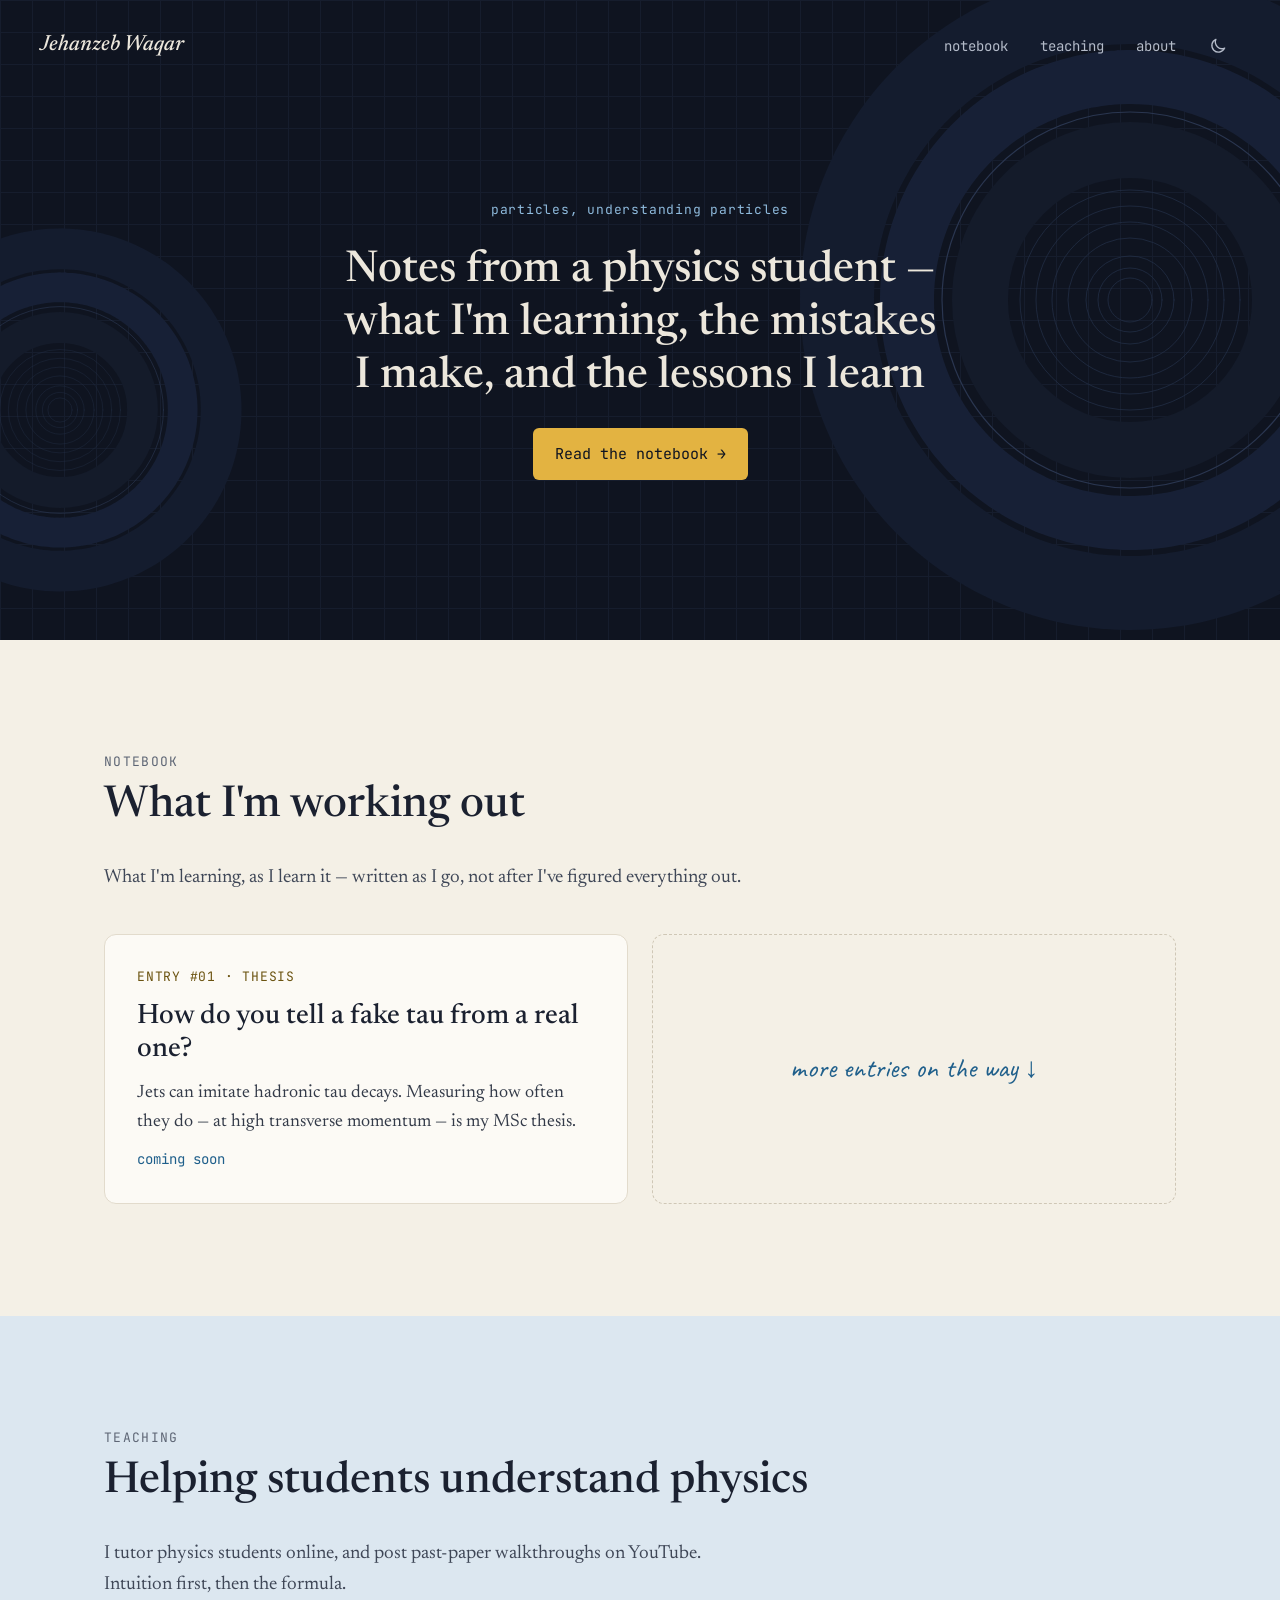
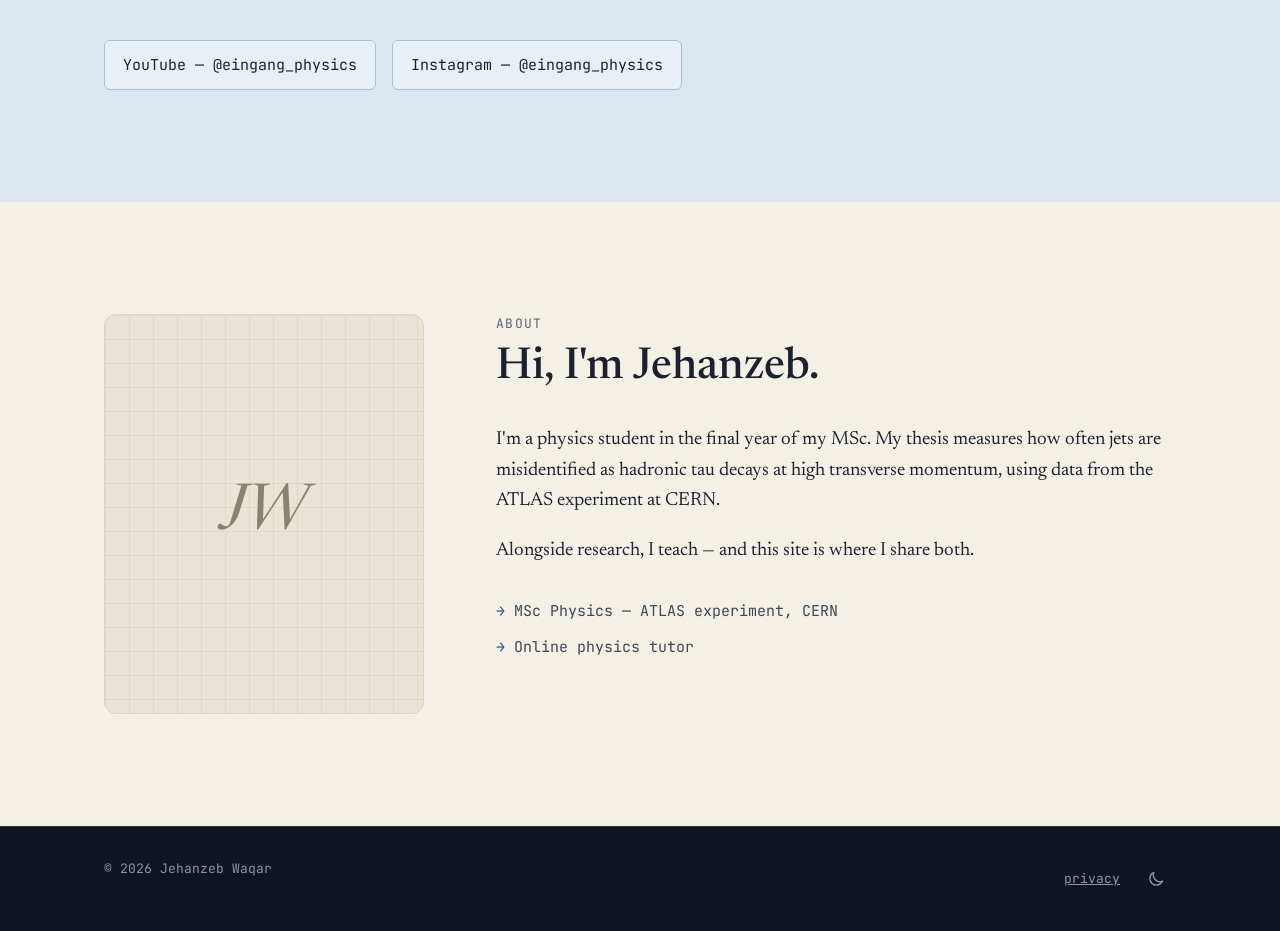
<file: index.html>
<!doctype html>
<html lang="en">
<head>
<meta charset="utf-8">
<meta name="viewport" content="width=device-width, initial-scale=1">
<title>Jehanzeb Waqar — notes from a physics student</title>
<meta name="description" content="Jehanzeb Waqar — particle physics with the ATLAS experiment. A public notebook of the physics I'm learning, and how I teach it to students.">
<meta property="og:title" content="Jehanzeb Waqar">
<meta property="og:description" content="Notes from a physics student — what I'm learning, the mistakes I make, and the lessons I learn">
<meta property="og:url" content="https://jehanzebwaqar.com/">
<meta name="theme-color" content="#0F1420">
<link rel="preconnect" href="https://fonts.googleapis.com">
<link rel="preconnect" href="https://fonts.gstatic.com" crossorigin>
<link href="https://fonts.googleapis.com/css2?family=Newsreader:ital,opsz,wght@0,6..72,400;0,6..72,500;1,6..72,400;1,6..72,500&family=JetBrains+Mono:wght@400;500&family=Caveat:wght@500&display=swap" rel="stylesheet">
<link rel="stylesheet" href="/assets/style.css?v=8665bb02">
<script>
  (function () {
    var t = 'light';
    try { t = localStorage.getItem('theme') || 'light'; } catch (e) {}
    document.documentElement.setAttribute('data-theme', t);
  })();
</script>
</head>
<body>

<header class="site-header">
  <a class="wordmark" href="/">Jehanzeb Waqar</a>
  <div class="header-right">
    <nav class="site-nav" aria-label="Main">
      <a href="#notebook">notebook</a>
      <a href="#teaching">teaching</a>
      <a href="#about">about</a>
    </nav>
    <button class="theme-toggle" type="button" aria-label="Switch to dark mode" data-theme-toggle>
      <svg class="icon-moon" viewBox="0 0 24 24" fill="none" stroke="currentColor" stroke-width="1.6" stroke-linecap="round" stroke-linejoin="round" aria-hidden="true"><path d="M20 14.5A8 8 0 0 1 9.5 4a8 8 0 1 0 10.5 10.5z"></path></svg>
      <svg class="icon-sun" viewBox="0 0 24 24" fill="none" stroke="currentColor" stroke-width="1.6" stroke-linecap="round" aria-hidden="true"><circle cx="12" cy="12" r="4"></circle><path d="M12 2v2M12 20v2M2 12h2M20 12h2M4.9 4.9l1.4 1.4M17.7 17.7l1.4 1.4M4.9 19.1l1.4-1.4M17.7 6.3l1.4-1.4"></path></svg>
    </button>
  </div>
</header>

<main>
<section class="hero" aria-labelledby="hero-title" style="border-top: 0; padding: 0">
  <svg class="hero-edge left" viewBox="0 0 400 640" aria-hidden="true" fill="none" stroke-linecap="round" stroke-linejoin="round"><defs><filter id="neonL" x="-50%" y="-50%" width="200%" height="200%"><feGaussianBlur stdDeviation="2.6" result="b"></feGaussianBlur><feMerge><feMergeNode in="b"></feMergeNode><feMergeNode in="b"></feMergeNode><feMergeNode in="SourceGraphic"></feMergeNode></feMerge></filter></defs><g transform="translate(60 410) scale(0.55)"><circle cx="0" cy="0" r="22" stroke="#25324A" stroke-width="0.7"></circle><circle cx="0" cy="0" r="32" stroke="#25324A" stroke-width="0.7"></circle><circle cx="0" cy="0" r="44" stroke="#25324A" stroke-width="0.7"></circle><circle cx="0" cy="0" r="62" stroke="#25324A" stroke-width="0.7"></circle><circle cx="0" cy="0" r="78" stroke="#25324A" stroke-width="0.7"></circle><circle cx="0" cy="0" r="94" stroke="#25324A" stroke-width="0.7"></circle><circle cx="0" cy="0" r="110" stroke="#25324A" stroke-width="0.7"></circle><circle cx="0" cy="0" r="150" stroke="#141B2A" stroke-width="56"></circle><circle cx="0" cy="0" r="188" stroke="#2A3650" stroke-width="1.2"></circle><circle cx="0" cy="0" r="223" stroke="#172036" stroke-width="54" stroke-dasharray="9 1.5"></circle><circle cx="0" cy="0" r="293" stroke="#141C2E" stroke-width="74" stroke-dasharray="20 2"></circle></g><g class="ev" filter="url(#neonL)" transform="translate(60 410) scale(0.55)" style="animation-delay: -8s">
<path pathLength="1" d="M0 0 L4 7 L9 14 L13 21 L18 28 L22 35 L26 42 L31 49 L35 56 L39 63 L44 70 L48 77 L52 84 L56 91 L61 98 L65 105 L69 113 L73 120 L77 127 L81 134 L85 141 L89 148" stroke="#FFC940" stroke-width="1.6" opacity="1.0"></path>
<path pathLength="1" d="M-0 -0 L4 7 L8 14 L13 21 L17 28 L21 35 L26 42 L30 49 L34 56 L39 63 L43 70 L48 77 L52 84 L56 91 L61 98 L65 105 L70 112 L75 119 L79 126 L84 133 L88 139 L93 146" stroke="#FFC940" stroke-width="1.6" opacity="1.0"></path>
<path pathLength="1" d="M0 -0 L4 7 L8 15 L12 22 L16 29 L19 36 L23 44 L27 51 L31 58 L35 66 L38 73 L42 80 L46 88 L50 95 L53 102 L57 110 L61 117 L64 125 L68 132 L72 139 L75 147 L79 154" stroke="#FFC940" stroke-width="1.6" opacity="1.0"></path>
<path pathLength="1" d="M0 -0 L-3 -7 L-7 -15 L-11 -22 L-15 -30 L-19 -37 L-23 -44 L-27 -51 L-31 -58 L-36 -65 L-40 -72 L-45 -79 L-50 -86 L-54 -92 L-59 -99 L-64 -105 L-70 -112 L-75 -118 L-80 -124 L-86 -131 L-91 -137 L-97 -143" stroke="#8FD3FF" stroke-width="1.2" opacity="1.0"></path>
<path pathLength="1" d="M0 -0 L-2 -8 L-4 -16 L-6 -24 L-8 -32 L-9 -40 L-10 -48 L-11 -57 L-11 -65 L-12 -73 L-12 -81 L-12 -90 L-11 -98 L-10 -106 L-9 -114 L-8 -122 L-7 -130 L-5 -139 L-3 -147 L-1 -154 L2 -162 L4 -170 L7 -178" stroke="#8FD3FF" stroke-width="1.2" opacity="1.0"></path>
<path pathLength="1" d="M0 0 L-1 -8 L-2 -16 L-3 -25 L-4 -33 L-6 -41 L-7 -49 L-9 -57 L-10 -65 L-12 -73 L-14 -81 L-16 -89 L-19 -97 L-21 -105 L-24 -113 L-26 -121 L-29 -128 L-32 -136 L-35 -144 L-38 -151 L-41 -159 L-45 -167" stroke="#8FD3FF" stroke-width="1.2" opacity="1.0"></path>
<path pathLength="1" d="M-0 -0 L-2 -8 L-3 -16 L-5 -24 L-6 -32 L-7 -41 L-9 -49 L-10 -57 L-11 -65 L-12 -73 L-13 -81 L-14 -90 L-15 -98 L-16 -106 L-16 -114 L-17 -122 L-18 -131 L-18 -139 L-19 -147 L-19 -155 L-20 -164 L-20 -172" stroke="#8FD3FF" stroke-width="1.2" opacity="1.0"></path>
<path pathLength="1" d="M0 -0 L-1 -8 L-1 -16 L-2 -25 L-3 -33 L-3 -41 L-4 -49 L-4 -58 L-4 -66 L-5 -74 L-5 -82 L-5 -91 L-5 -99 L-5 -107 L-5 -115 L-5 -124 L-5 -132 L-5 -140 L-5 -148 L-5 -157 L-4 -165 L-4 -173" stroke="#8FD3FF" stroke-width="1.2" opacity="1.0"></path>
<path pathLength="1" d="M-0 -0 L-2 -8 L-4 -16 L-6 -24 L-8 -32 L-9 -40 L-10 -48 L-11 -57 L-12 -65 L-12 -73 L-12 -81 L-12 -90 L-12 -98 L-11 -106 L-10 -114 L-9 -122 L-8 -131 L-7 -139 L-5 -147 L-3 -155 L-1 -163 L1 -171 L4 -178" stroke="#8FD3FF" stroke-width="1.2" opacity="1.0"></path>
<path pathLength="1" d="M-0 -0 L-4 -7 L-7 -15 L-11 -22 L-14 -30 L-18 -37 L-21 -45 L-24 -52 L-28 -60 L-31 -67 L-34 -75 L-37 -83 L-40 -90 L-43 -98 L-46 -106 L-49 -114 L-51 -121 L-54 -129 L-57 -137 L-59 -145 L-62 -153 L-64 -161" stroke="#8FD3FF" stroke-width="1.2" opacity="1.0"></path>
<path pathLength="1" d="M0 0 L-3 -8 L-6 -15 L-9 -23 L-13 -30 L-16 -38 L-20 -45 L-24 -52 L-29 -59 L-33 -66 L-38 -73 L-43 -79 L-48 -86 L-54 -92 L-59 -98 L-65 -104 L-71 -110 L-77 -115 L-83 -121 L-90 -126 L-96 -131 L-103 -136 L-110 -141" stroke="#8FD3FF" stroke-width="1.2" opacity="1.0"></path>
<path pathLength="1" d="M0 0 L5 -6 L11 -13 L16 -19 L21 -26 L25 -32 L30 -39 L35 -46 L39 -53 L43 -60 L47 -68 L50 -75 L54 -83 L57 -90 L61 -98 L64 -105 L66 -113 L69 -121 L71 -129 L74 -137 L76 -145 L77 -153 L79 -161" stroke="#8FD3FF" stroke-width="1.0" opacity="0.8"></path>
<path pathLength="1" d="M0 0 L2 8 L4 16 L7 24 L9 32 L12 40 L14 47 L17 55 L19 63 L22 71 L25 79 L28 86 L31 94 L34 102 L37 109 L40 117 L43 125 L47 132 L50 140 L54 147 L57 155 L61 162" stroke="#8FD3FF" stroke-width="1.0" opacity="0.8"></path>
<path pathLength="1" d="M0 0 L6 6 L12 12 L17 18 L23 24 L28 30 L34 36 L39 42 L44 49 L49 55 L54 62 L59 69 L64 75 L69 82 L73 89 L78 96 L82 103 L86 110 L90 117 L94 124 L98 132 L102 139" stroke="#8FD3FF" stroke-width="1.0" opacity="0.8"></path>
<path pathLength="1" d="M0 0 L2 8 L5 16 L7 24 L9 32 L12 40 L14 48 L16 56 L17 64 L19 72 L21 80 L23 88 L24 96 L26 104 L27 112 L29 120 L30 128 L31 137 L32 145 L33 153 L34 161 L35 169" stroke="#8FD3FF" stroke-width="1.0" opacity="0.8"></path>
<path pathLength="1" d="M0 0 L-2 8 L-4 16 L-7 24 L-9 32 L-12 40 L-14 47 L-17 55 L-20 63 L-22 71 L-25 79 L-28 86 L-31 94 L-34 102 L-37 109 L-41 117 L-44 124 L-47 132 L-51 139 L-54 147 L-58 154 L-62 162" stroke="#8FD3FF" stroke-width="1.0" opacity="0.8"></path>
<path pathLength="1" d="M0 0 L-3 7 L-7 15 L-11 22 L-15 30 L-19 37 L-23 44 L-27 51 L-31 58 L-35 65 L-40 72 L-45 79 L-49 86 L-54 92 L-59 99 L-64 105 L-69 112 L-75 118 L-80 125 L-85 131 L-91 137 L-97 143" stroke="#8FD3FF" stroke-width="1.0" opacity="0.8"></path>
<path pathLength="1" d="M-0 0 L8 2 L16 3 L24 5 L32 8 L40 11 L48 13 L55 17 L63 20 L70 24 L77 28 L84 32 L91 37 L98 42 L104 47 L111 52 L117 57 L123 63 L129 69 L134 75 L139 81 L144 88 L149 95" stroke="#8FD3FF" stroke-width="1.0" opacity="0.8"></path>
<path pathLength="1" d="M-0 0 L3 -0 L7 -1 L10 -2 L13 -3 L16 -4 L18 -6 L21 -8 L23 -11 L25 -14 L27 -16 L28 -20 L29 -23 L29 -26 L29 -29 L29 -33 L29 -36 L28 -39 L26 -42 L25 -45 L23 -47 L20 -50 L18 -52 L15 -54 L12 -55 L9 -56 L6 -57 L2 -58 L-1 -58 L-4 -57 L-7 -57 L-10 -56 L-13 -54 L-16 -52 L-19 -50 L-21 -48 L-23 -45 L-25 -42 L-26 -39 L-27 -36 L-28 -33 L-28 -30 L-28 -27 L-28 -23 L-27 -20 L-26 -17 L-24 -14 L-22 -11 L-20 -9" stroke="#8FD3FF" stroke-width="0.8" opacity="0.55"></path>
<path pathLength="1" d="M-0 0 L-4 -2 L-9 -3 L-14 -4 L-19 -4 L-24 -4 L-28 -3 L-33 -2 L-38 0 L-42 3 L-46 6 L-49 9 L-52 13 L-55 17 L-57 21 L-59 26 L-60 30 L-61 35 L-61 40 L-60 45 L-59 50 L-58 54 L-56 59 L-53 63 L-50 67 L-47 70 L-43 73 L-39 76 L-34 78 L-30 79 L-25 80 L-20 81 L-15 81 L-10 80 L-6 79 L-1 77 L3 75 L7 72 L11 69 L14 66 L17 62 L20 57 L21 53 L23 48 L24 43 L24 39 L24 34 L23 29 L22 24" stroke="#8FD3FF" stroke-width="0.8" opacity="0.55"></path>
<path pathLength="1" d="M0 -0 L1 4 L2 7 L3 11 L3 15 L3 19 L2 23 L1 27 L-1 30 L-3 34 L-5 37 L-8 40 L-11 42 L-14 44 L-18 46 L-21 47 L-25 48 L-29 49 L-33 49 L-37 48 L-41 47 L-44 46 L-48 44 L-51 42 L-54 40 L-57 37 L-60 34 L-62 31 L-63 27 L-64 23 L-65 19 L-65 15 L-65 11 L-65 8 L-64 4 L-62 0 L-61 -3 L-58 -7 L-56 -10 L-53 -12 L-50 -14 L-46 -16 L-43 -18 L-39 -19 L-35 -20 L-31 -20 L-27 -20 L-23 -19 L-19 -18" stroke="#8FD3FF" stroke-width="0.8" opacity="0.55"></path>
<path pathLength="1" d="M-0 0 L3 -4 L6 -8 L10 -11 L13 -14 L18 -17 L22 -19 L27 -20 L32 -21 L37 -22 L42 -21 L47 -21 L51 -19 L56 -17 L60 -15 L64 -12 L68 -9 L71 -5 L74 -1 L77 3 L78 8 L80 13 L81 18 L81 23 L80 27 L79 32 L78 37 L76 42 L73 46 L70 50 L67 53 L63 57 L59 59 L55 61 L50 63 L45 64 L40 65 L35 65 L30 64 L25 63 L21 62 L16 60 L12 57 L8 54 L5 50 L2 46 L-1 42 L-3 38 L-4 33" stroke="#8FD3FF" stroke-width="0.8" opacity="0.55"></path>
<path pathLength="1" d="M0 -0 L0 4 L1 8 L2 11 L4 15 L6 18 L8 22 L11 24 L14 27 L17 29 L21 31 L25 32 L28 33 L32 33 L36 33 L40 33 L44 32 L48 31 L51 29 L55 27 L58 24 L60 21 L63 18 L65 15 L66 11 L67 8 L68 4 L69 -0 L68 -4 L68 -8 L67 -12 L65 -15 L63 -19 L61 -22 L59 -25 L56 -28 L53 -30 L49 -32 L45 -33 L42 -34 L38 -35 L34 -35 L30 -35 L26 -34 L22 -33 L19 -31 L15 -30 L12 -27 L9 -24" stroke="#8FD3FF" stroke-width="0.8" opacity="0.55"></path>
<path pathLength="1" d="M0 0 L1 -5 L1 -10 L-0 -16 L-1 -21 L-3 -26 L-5 -30 L-8 -35 L-11 -39 L-15 -42 L-19 -45 L-24 -48 L-29 -50 L-34 -52 L-39 -53 L-44 -53 L-49 -53 L-54 -52 L-59 -51 L-64 -49 L-69 -47 L-73 -44 L-77 -40 L-81 -36 L-84 -32 L-86 -27 L-88 -23 L-89 -18 L-90 -12 L-91 -7 L-90 -2 L-89 3 L-88 8 L-86 13 L-83 17 L-80 22 L-76 25 L-72 29 L-68 32 L-63 34 L-58 36 L-53 37 L-48 38 L-43 38 L-38 37 L-33 36 L-28 35 L-23 32 L-19 30" stroke="#8FD3FF" stroke-width="0.8" opacity="0.55"></path>
<path pathLength="1" d="M0 0 L-4 -7 L-9 -14 L-15 -20 L-21 -25 L-28 -30 L-35 -34 L-42 -37 L-50 -39 L-59 -41 L-67 -41 L-75 -41 L-83 -39 L-91 -37 L-99 -34 L-106 -30 L-113 -25 L-119 -20 L-124 -13 L-129 -7 L-133 0 L-136 8 L-139 16 L-140 24 L-141 32 L-141 40 L-139 49 L-137 57 L-134 64 L-130 72 L-126 78 L-120 85 L-114 90 L-108 95 L-101 99 L-93 103 L-85 105 L-77 107 L-69 108 L-61 108 L-53 107 L-45 105 L-37 102 L-30 98 L-23 94 L-16 88 L-10 82 L-5 76 L-1 69" stroke="#8FD3FF" stroke-width="0.8" opacity="0.55"></path>
<path pathLength="1" d="M0 0 L-7 5 L-13 10 L-18 17 L-23 23 L-27 30 L-30 38 L-33 46 L-35 54 L-36 62 L-35 70 L-35 79 L-33 87 L-30 95 L-27 102 L-23 109 L-18 116 L-13 122 L-7 128 L0 133 L7 137 L15 140 L23 143 L31 145 L39 145 L47 146 L55 145 L63 143 L71 141 L79 138 L86 134 L93 129 L99 123 L105 117 L110 111 L114 104 L117 96 L120 88 L122 80 L123 72 L123 64 L123 56 L121 48 L119 40 L116 32 L112 25 L107 18 L102 12 L96 6" stroke="#8FD3FF" stroke-width="0.8" opacity="0.55"></path>
<path pathLength="1" d="M-0 0 L5 -4 L10 -7 L15 -9 L21 -11 L26 -13 L32 -13 L38 -13 L44 -13 L50 -11 L56 -9 L61 -6 L66 -3 L70 1 L75 5 L78 10 L81 15 L84 20 L85 26 L86 32 L87 38 L87 44 L86 50 L84 55 L82 61 L79 66 L75 71 L72 75 L67 79 L62 83 L57 86 L51 88 L46 89 L40 90 L34 91 L28 90 L22 89 L16 87 L11 85 L6 82 L1 78 L-3 74 L-7 69 L-10 65 L-13 59 L-15 54 L-16 48 L-17 42 L-17 36" stroke="#8FD3FF" stroke-width="0.8" opacity="0.55"></path>
<polygon points="108.1,163.5 133.5,201.8 112.7,214.2 91.3,173.5" fill="#FFC940" fill-opacity="0.85"></polygon>
<polygon points="139.1,214.9 151.0,233.4 131.9,244.7 121.5,225.3" fill="#FFC940" fill-opacity="0.5"></polygon>
<polygon points="-84.0,-177.1 -91.4,-192.7 -77.7,-198.6 -71.4,-182.5" fill="#8FD3FF" fill-opacity="0.6"></polygon>
<polygon points="-109.8,-231.3 -134.2,-282.9 -114.1,-291.6 -93.3,-238.4" fill="#8FD3FF" fill-opacity="0.45"></polygon>
<polygon points="-69.6,-183.2 -78.8,-207.3 -64.1,-212.3 -56.6,-187.6" fill="#8FD3FF" fill-opacity="0.6"></polygon>
<polygon points="-90.9,-239.3 -105.9,-278.6 -86.1,-285.4 -74.0,-245.1" fill="#8FD3FF" fill-opacity="0.45"></polygon>
<polygon points="-54.8,-188.2 -61.2,-210.2 -46.3,-214.0 -41.5,-191.6" fill="#8FD3FF" fill-opacity="0.6"></polygon>
<polygon points="-71.5,-245.8 -82.5,-283.6 -62.5,-288.7 -54.1,-250.2" fill="#8FD3FF" fill-opacity="0.45"></polygon>
<polygon points="-39.5,-192.0 -43.3,-210.4 -28.5,-213.0 -26.0,-194.3" fill="#8FD3FF" fill-opacity="0.6"></polygon>
<polygon points="-51.6,-250.7 -56.0,-271.8 -36.8,-275.0 -34.0,-253.7" fill="#8FD3FF" fill-opacity="0.45"></polygon>
<circle cx="13.3" cy="20.9" r="1.5" fill="#FFC940"></circle>
<circle cx="17.6" cy="27.9" r="1.5" fill="#FFC940"></circle>
<circle cx="26.4" cy="41.9" r="1.5" fill="#FFC940"></circle>
<circle cx="35.0" cy="55.9" r="1.5" fill="#FFC940"></circle>
<circle cx="43.6" cy="70.0" r="1.5" fill="#FFC940"></circle>
<circle cx="52.1" cy="84.2" r="1.5" fill="#FFC940"></circle>
<circle cx="60.5" cy="98.4" r="1.5" fill="#FFC940"></circle>
<circle cx="12.7" cy="21.2" r="1.5" fill="#FFC940"></circle>
<circle cx="17.0" cy="28.3" r="1.5" fill="#FFC940"></circle>
<circle cx="25.6" cy="42.4" r="1.5" fill="#FFC940"></circle>
<circle cx="34.3" cy="56.4" r="1.5" fill="#FFC940"></circle>
<circle cx="43.1" cy="70.3" r="1.5" fill="#FFC940"></circle>
<circle cx="52.0" cy="84.3" r="1.5" fill="#FFC940"></circle>
<circle cx="60.9" cy="98.1" r="1.5" fill="#FFC940"></circle>
<circle cx="11.7" cy="21.8" r="1.5" fill="#FFC940"></circle>
<circle cx="15.5" cy="29.1" r="1.5" fill="#FFC940"></circle>
<circle cx="23.2" cy="43.7" r="1.5" fill="#FFC940"></circle>
<circle cx="30.8" cy="58.4" r="1.5" fill="#FFC940"></circle>
<circle cx="38.4" cy="73.0" r="1.5" fill="#FFC940"></circle>
<circle cx="45.9" cy="87.7" r="1.5" fill="#FFC940"></circle>
<circle cx="53.3" cy="102.5" r="1.5" fill="#FFC940"></circle>
<circle cx="-10.8" cy="-22.2" r="1.5" fill="#8FD3FF"></circle>
<circle cx="-14.7" cy="-29.5" r="1.5" fill="#8FD3FF"></circle>
<circle cx="-22.7" cy="-43.9" r="1.5" fill="#8FD3FF"></circle>
<circle cx="-31.2" cy="-58.1" r="1.5" fill="#8FD3FF"></circle>
<circle cx="-40.2" cy="-72.0" r="1.5" fill="#8FD3FF"></circle>
<circle cx="-49.5" cy="-85.5" r="1.5" fill="#8FD3FF"></circle>
<circle cx="-59.3" cy="-98.8" r="1.5" fill="#8FD3FF"></circle>
<circle cx="-6.2" cy="-24.0" r="1.5" fill="#8FD3FF"></circle>
<circle cx="-7.8" cy="-32.1" r="1.5" fill="#8FD3FF"></circle>
<circle cx="-10.1" cy="-48.4" r="1.5" fill="#8FD3FF"></circle>
<circle cx="-11.5" cy="-64.8" r="1.5" fill="#8FD3FF"></circle>
<circle cx="-11.8" cy="-81.3" r="1.5" fill="#8FD3FF"></circle>
<circle cx="-11.1" cy="-97.8" r="1.5" fill="#8FD3FF"></circle>
<circle cx="-9.4" cy="-114.2" r="1.5" fill="#8FD3FF"></circle>
<circle cx="-2.9" cy="-24.6" r="1.5" fill="#8FD3FF"></circle>
<circle cx="-4.2" cy="-32.7" r="1.5" fill="#8FD3FF"></circle>
<circle cx="-7.0" cy="-49.0" r="1.5" fill="#8FD3FF"></circle>
<circle cx="-10.4" cy="-65.1" r="1.5" fill="#8FD3FF"></circle>
<circle cx="-14.3" cy="-81.2" r="1.5" fill="#8FD3FF"></circle>
<circle cx="-18.7" cy="-97.1" r="1.5" fill="#8FD3FF"></circle>
<circle cx="-23.6" cy="-112.8" r="1.5" fill="#8FD3FF"></circle>
<circle cx="-4.6" cy="-24.3" r="1.5" fill="#8FD3FF"></circle>
<circle cx="-6.0" cy="-32.5" r="1.5" fill="#8FD3FF"></circle>
<circle cx="-8.6" cy="-48.7" r="1.5" fill="#8FD3FF"></circle>
<circle cx="-11.0" cy="-65.1" r="1.5" fill="#8FD3FF"></circle>
<circle cx="-13.0" cy="-81.4" r="1.5" fill="#8FD3FF"></circle>
<circle cx="-14.9" cy="-97.8" r="1.5" fill="#8FD3FF"></circle>
<circle cx="-16.5" cy="-114.3" r="1.5" fill="#8FD3FF"></circle>
<circle cx="-2.0" cy="-24.7" r="1.5" fill="#8FD3FF"></circle>
<circle cx="-2.6" cy="-32.9" r="1.5" fill="#8FD3FF"></circle>
<circle cx="-3.6" cy="-49.4" r="1.5" fill="#8FD3FF"></circle>
<circle cx="-4.3" cy="-65.9" r="1.5" fill="#8FD3FF"></circle>
<circle cx="-4.8" cy="-82.3" r="1.5" fill="#8FD3FF"></circle>
<circle cx="-5.2" cy="-98.8" r="1.5" fill="#8FD3FF"></circle>
<circle cx="-5.3" cy="-115.3" r="1.5" fill="#8FD3FF"></circle>
<circle cx="-6.1" cy="-24.0" r="1.5" fill="#8FD3FF"></circle>
<circle cx="-7.6" cy="-32.1" r="1.5" fill="#8FD3FF"></circle>
<circle cx="-10.1" cy="-48.4" r="1.5" fill="#8FD3FF"></circle>
<circle cx="-11.6" cy="-64.8" r="1.5" fill="#8FD3FF"></circle>
<circle cx="-12.2" cy="-81.3" r="1.5" fill="#8FD3FF"></circle>
<circle cx="-11.8" cy="-97.8" r="1.5" fill="#8FD3FF"></circle>
<circle cx="-10.5" cy="-114.3" r="1.5" fill="#8FD3FF"></circle>
<circle cx="-10.9" cy="-22.2" r="1.5" fill="#8FD3FF"></circle>
<circle cx="-14.4" cy="-29.7" r="1.5" fill="#8FD3FF"></circle>
<circle cx="-21.2" cy="-44.7" r="1.5" fill="#8FD3FF"></circle>
<circle cx="-27.7" cy="-59.9" r="1.5" fill="#8FD3FF"></circle>
<circle cx="-34.0" cy="-75.1" r="1.5" fill="#8FD3FF"></circle>
<circle cx="-40.1" cy="-90.5" r="1.5" fill="#8FD3FF"></circle>
<circle cx="-45.9" cy="-105.9" r="1.5" fill="#8FD3FF"></circle>
<circle cx="-9.2" cy="-23.0" r="1.5" fill="#8FD3FF"></circle>
<circle cx="-12.7" cy="-30.5" r="1.5" fill="#8FD3FF"></circle>
<circle cx="-20.3" cy="-45.1" r="1.5" fill="#8FD3FF"></circle>
<circle cx="-28.8" cy="-59.2" r="1.5" fill="#8FD3FF"></circle>
<circle cx="-38.2" cy="-72.8" r="1.5" fill="#8FD3FF"></circle>
<circle cx="-48.3" cy="-85.8" r="1.5" fill="#8FD3FF"></circle>
<circle cx="-59.2" cy="-98.2" r="1.5" fill="#8FD3FF"></circle>
<circle cx="15.8" cy="-19.1" r="1.5" fill="#8FD3FF"></circle>
<circle cx="20.7" cy="-25.7" r="1.5" fill="#8FD3FF"></circle>
<circle cx="30.1" cy="-39.3" r="1.5" fill="#8FD3FF"></circle>
<circle cx="38.8" cy="-53.3" r="1.5" fill="#8FD3FF"></circle>
<circle cx="46.8" cy="-67.7" r="1.5" fill="#8FD3FF"></circle>
<circle cx="54.0" cy="-82.5" r="1.5" fill="#8FD3FF"></circle>
<circle cx="60.6" cy="-97.7" r="1.5" fill="#8FD3FF"></circle>
<circle cx="6.7" cy="23.8" r="1.5" fill="#8FD3FF"></circle>
<circle cx="9.1" cy="31.7" r="1.5" fill="#8FD3FF"></circle>
<circle cx="14.1" cy="47.4" r="1.5" fill="#8FD3FF"></circle>
<circle cx="19.4" cy="63.1" r="1.5" fill="#8FD3FF"></circle>
<circle cx="25.0" cy="78.6" r="1.5" fill="#8FD3FF"></circle>
<circle cx="30.8" cy="94.0" r="1.5" fill="#8FD3FF"></circle>
<circle cx="37.0" cy="109.3" r="1.5" fill="#8FD3FF"></circle>
<circle cx="17.4" cy="17.6" r="1.5" fill="#8FD3FF"></circle>
<circle cx="22.9" cy="23.7" r="1.5" fill="#8FD3FF"></circle>
<circle cx="33.8" cy="36.1" r="1.5" fill="#8FD3FF"></circle>
<circle cx="44.3" cy="48.8" r="1.5" fill="#8FD3FF"></circle>
<circle cx="54.4" cy="61.9" r="1.5" fill="#8FD3FF"></circle>
<circle cx="64.0" cy="75.3" r="1.5" fill="#8FD3FF"></circle>
<circle cx="73.2" cy="89.0" r="1.5" fill="#8FD3FF"></circle>
<circle cx="7.1" cy="23.7" r="1.5" fill="#8FD3FF"></circle>
<circle cx="9.4" cy="31.6" r="1.5" fill="#8FD3FF"></circle>
<circle cx="13.6" cy="47.6" r="1.5" fill="#8FD3FF"></circle>
<circle cx="17.5" cy="63.6" r="1.5" fill="#8FD3FF"></circle>
<circle cx="21.1" cy="79.7" r="1.5" fill="#8FD3FF"></circle>
<circle cx="24.4" cy="95.9" r="1.5" fill="#8FD3FF"></circle>
<circle cx="27.3" cy="112.1" r="1.5" fill="#8FD3FF"></circle>
<circle cx="-6.8" cy="23.8" r="1.5" fill="#8FD3FF"></circle>
<circle cx="-9.2" cy="31.7" r="1.5" fill="#8FD3FF"></circle>
<circle cx="-14.3" cy="47.4" r="1.5" fill="#8FD3FF"></circle>
<circle cx="-19.6" cy="63.0" r="1.5" fill="#8FD3FF"></circle>
<circle cx="-25.3" cy="78.5" r="1.5" fill="#8FD3FF"></circle>
<circle cx="-31.2" cy="93.9" r="1.5" fill="#8FD3FF"></circle>
<circle cx="-37.5" cy="109.2" r="1.5" fill="#8FD3FF"></circle>
<circle cx="-10.8" cy="22.3" r="1.5" fill="#8FD3FF"></circle>
<circle cx="-14.6" cy="29.6" r="1.5" fill="#8FD3FF"></circle>
<circle cx="-22.6" cy="44.0" r="1.5" fill="#8FD3FF"></circle>
<circle cx="-31.1" cy="58.2" r="1.5" fill="#8FD3FF"></circle>
<circle cx="-40.0" cy="72.1" r="1.5" fill="#8FD3FF"></circle>
<circle cx="-49.3" cy="85.7" r="1.5" fill="#8FD3FF"></circle>
<circle cx="-59.1" cy="99.0" r="1.5" fill="#8FD3FF"></circle>
<circle cx="24.1" cy="5.5" r="1.5" fill="#8FD3FF"></circle>
<circle cx="32.0" cy="7.9" r="1.5" fill="#8FD3FF"></circle>
<circle cx="47.5" cy="13.5" r="1.5" fill="#8FD3FF"></circle>
<circle cx="62.6" cy="20.2" r="1.5" fill="#8FD3FF"></circle>
<circle cx="77.1" cy="28.0" r="1.5" fill="#8FD3FF"></circle>
<circle cx="91.0" cy="36.9" r="1.5" fill="#8FD3FF"></circle>
<circle cx="104.3" cy="46.7" r="1.5" fill="#8FD3FF"></circle>
<circle cx="20.9" cy="-8.4" r="1.5" fill="#8FD3FF"></circle>
<circle cx="27.8" cy="-19.5" r="1.5" fill="#8FD3FF"></circle>
<circle cx="28.5" cy="-35.8" r="1.5" fill="#8FD3FF"></circle>
<circle cx="-23.7" cy="-3.9" r="1.5" fill="#8FD3FF"></circle>
<circle cx="-33.2" cy="-1.6" r="1.5" fill="#8FD3FF"></circle>
<circle cx="-45.7" cy="5.7" r="1.5" fill="#8FD3FF"></circle>
<circle cx="-59.1" cy="25.7" r="1.5" fill="#8FD3FF"></circle>
<circle cx="-57.9" cy="54.3" r="1.5" fill="#8FD3FF"></circle>
<circle cx="2.1" cy="23.0" r="1.5" fill="#8FD3FF"></circle>
<circle cx="-2.7" cy="33.8" r="1.5" fill="#8FD3FF"></circle>
<circle cx="-14.2" cy="44.4" r="1.5" fill="#8FD3FF"></circle>
<circle cx="-40.8" cy="47.5" r="1.5" fill="#8FD3FF"></circle>
<circle cx="17.7" cy="-16.8" r="1.5" fill="#8FD3FF"></circle>
<circle cx="27.0" cy="-20.3" r="1.5" fill="#8FD3FF"></circle>
<circle cx="41.8" cy="-21.3" r="1.5" fill="#8FD3FF"></circle>
<circle cx="60.4" cy="-15.0" r="1.5" fill="#8FD3FF"></circle>
<circle cx="78.5" cy="7.9" r="1.5" fill="#8FD3FF"></circle>
<circle cx="8.4" cy="21.5" r="1.5" fill="#8FD3FF"></circle>
<circle cx="17.4" cy="28.9" r="1.5" fill="#8FD3FF"></circle>
<circle cx="32.4" cy="33.3" r="1.5" fill="#8FD3FF"></circle>
<circle cx="57.5" cy="24.2" r="1.5" fill="#8FD3FF"></circle>
<circle cx="-3.0" cy="-25.6" r="1.5" fill="#8FD3FF"></circle>
<circle cx="-8.2" cy="-34.7" r="1.5" fill="#8FD3FF"></circle>
<circle cx="-15.2" cy="-42.3" r="1.5" fill="#8FD3FF"></circle>
<circle cx="-38.7" cy="-52.9" r="1.5" fill="#8FD3FF"></circle>
<circle cx="-59.4" cy="-51.0" r="1.5" fill="#8FD3FF"></circle>
<circle cx="-14.6" cy="-19.9" r="1.5" fill="#8FD3FF"></circle>
<circle cx="-20.8" cy="-25.3" r="1.5" fill="#8FD3FF"></circle>
<circle cx="-34.8" cy="-33.9" r="1.5" fill="#8FD3FF"></circle>
<circle cx="-50.4" cy="-39.2" r="1.5" fill="#8FD3FF"></circle>
<circle cx="-66.7" cy="-41.0" r="1.5" fill="#8FD3FF"></circle>
<circle cx="-91.0" cy="-36.9" r="1.5" fill="#8FD3FF"></circle>
<circle cx="-112.6" cy="-25.0" r="1.5" fill="#8FD3FF"></circle>
<circle cx="-18.2" cy="16.6" r="1.5" fill="#8FD3FF"></circle>
<circle cx="-23.0" cy="23.3" r="1.5" fill="#8FD3FF"></circle>
<circle cx="-30.4" cy="38.0" r="1.5" fill="#8FD3FF"></circle>
<circle cx="-34.6" cy="53.9" r="1.5" fill="#8FD3FF"></circle>
<circle cx="-35.5" cy="70.4" r="1.5" fill="#8FD3FF"></circle>
<circle cx="-30.4" cy="94.5" r="1.5" fill="#8FD3FF"></circle>
<circle cx="-23.0" cy="109.2" r="1.5" fill="#8FD3FF"></circle>
<circle cx="20.7" cy="-11.4" r="1.5" fill="#8FD3FF"></circle>
<circle cx="32.4" cy="-13.3" r="1.5" fill="#8FD3FF"></circle>
<circle cx="44.3" cy="-12.5" r="1.5" fill="#8FD3FF"></circle>
<circle cx="65.9" cy="-3.1" r="1.5" fill="#8FD3FF"></circle>
<circle cx="78.1" cy="9.8" r="1.5" fill="#8FD3FF"></circle>
<circle cx="86.8" cy="37.9" r="1.5" fill="#8FD3FF"></circle>
</g></svg>
  <svg class="hero-edge right" viewBox="0 0 400 640" aria-hidden="true" fill="none" stroke-linecap="round" stroke-linejoin="round"><defs><filter id="neonR" x="-50%" y="-50%" width="200%" height="200%"><feGaussianBlur stdDeviation="2.6" result="b"></feGaussianBlur><feMerge><feMergeNode in="b"></feMergeNode><feMergeNode in="b"></feMergeNode><feMergeNode in="SourceGraphic"></feMergeNode></feMerge></filter></defs><g transform="translate(250 300)"><circle cx="0" cy="0" r="22" stroke="#25324A" stroke-width="0.7"></circle><circle cx="0" cy="0" r="32" stroke="#25324A" stroke-width="0.7"></circle><circle cx="0" cy="0" r="44" stroke="#25324A" stroke-width="0.7"></circle><circle cx="0" cy="0" r="62" stroke="#25324A" stroke-width="0.7"></circle><circle cx="0" cy="0" r="78" stroke="#25324A" stroke-width="0.7"></circle><circle cx="0" cy="0" r="94" stroke="#25324A" stroke-width="0.7"></circle><circle cx="0" cy="0" r="110" stroke="#25324A" stroke-width="0.7"></circle><circle cx="0" cy="0" r="150" stroke="#141B2A" stroke-width="56"></circle><circle cx="0" cy="0" r="188" stroke="#2A3650" stroke-width="1.2"></circle><circle cx="0" cy="0" r="223" stroke="#172036" stroke-width="54" stroke-dasharray="9 1.5"></circle><circle cx="0" cy="0" r="293" stroke="#141C2E" stroke-width="74" stroke-dasharray="20 2"></circle></g><g class="ev" filter="url(#neonR)" transform="translate(250 300)" style="animation-delay: 0s">
<path pathLength="1" d="M0 0 L-3 8 L-7 15 L-10 23 L-13 30 L-17 38 L-20 45 L-23 53 L-26 60 L-30 68 L-33 76 L-36 83 L-39 91 L-42 99 L-45 106 L-48 114 L-51 122 L-54 130 L-56 137 L-59 145 L-62 153 L-65 161" stroke="#FFC940" stroke-width="1.6" opacity="1.0"></path>
<path pathLength="1" d="M0 -0 L-4 7 L-7 15 L-11 22 L-14 30 L-18 37 L-21 45 L-25 52 L-28 60 L-32 67 L-35 75 L-38 82 L-42 90 L-45 97 L-48 105 L-51 113 L-54 120 L-57 128 L-60 136 L-64 143 L-66 151 L-69 159" stroke="#FFC940" stroke-width="1.6" opacity="1.0"></path>
<path pathLength="1" d="M0 -0 L-4 7 L-8 14 L-12 22 L-16 29 L-20 36 L-23 44 L-27 51 L-31 58 L-35 66 L-39 73 L-42 80 L-46 88 L-50 95 L-53 102 L-57 110 L-61 117 L-64 125 L-68 132 L-71 140 L-75 147 L-78 155" stroke="#FFC940" stroke-width="1.6" opacity="1.0"></path>
<path pathLength="1" d="M0 0 L6 -6 L12 -12 L18 -17 L23 -23 L29 -29 L34 -36 L40 -42 L45 -48 L51 -54 L56 -61 L61 -67 L66 -73 L71 -80 L76 -86 L81 -93 L86 -100 L91 -106 L96 -113 L100 -120 L105 -127 L109 -134" stroke="#8FD3FF" stroke-width="1.2" opacity="1.0"></path>
<path pathLength="1" d="M0 0 L6 -5 L13 -11 L19 -16 L26 -21 L32 -26 L39 -30 L46 -35 L53 -39 L60 -43 L67 -47 L75 -51 L82 -55 L89 -58 L97 -62 L105 -65 L112 -68 L120 -71 L128 -73 L136 -76 L144 -78 L152 -80 L160 -82" stroke="#8FD3FF" stroke-width="1.2" opacity="1.0"></path>
<path pathLength="1" d="M0 0 L7 -5 L13 -10 L20 -15 L26 -20 L33 -25 L39 -30 L46 -35 L52 -40 L59 -46 L65 -51 L71 -56 L77 -62 L84 -67 L90 -72 L96 -78 L102 -83 L108 -89 L114 -94 L120 -100 L127 -106 L132 -111" stroke="#8FD3FF" stroke-width="1.2" opacity="1.0"></path>
<path pathLength="1" d="M-0 0 L6 -5 L12 -11 L19 -16 L25 -21 L32 -27 L38 -32 L44 -37 L51 -42 L58 -47 L64 -52 L71 -57 L78 -61 L84 -66 L91 -71 L98 -75 L105 -80 L112 -84 L119 -89 L126 -93 L133 -97 L140 -102" stroke="#8FD3FF" stroke-width="1.2" opacity="1.0"></path>
<path pathLength="1" d="M0 0 L6 -5 L13 -11 L19 -16 L25 -22 L31 -27 L37 -33 L43 -39 L49 -44 L55 -50 L61 -56 L66 -62 L72 -68 L78 -74 L83 -80 L89 -86 L94 -92 L100 -98 L105 -105 L111 -111 L116 -117 L121 -124" stroke="#8FD3FF" stroke-width="1.2" opacity="1.0"></path>
<path pathLength="1" d="M0 -0 L6 -6 L12 -11 L18 -17 L23 -23 L29 -29 L35 -35 L40 -42 L45 -48 L51 -54 L56 -60 L61 -67 L66 -74 L71 -80 L76 -87 L81 -94 L85 -100 L90 -107 L94 -114 L99 -121 L103 -128 L107 -135" stroke="#8FD3FF" stroke-width="1.2" opacity="1.0"></path>
<path pathLength="1" d="M0 0 L5 -7 L10 -13 L15 -20 L19 -27 L24 -34 L28 -40 L33 -47 L37 -54 L42 -61 L46 -68 L50 -75 L55 -82 L59 -90 L63 -97 L67 -104 L71 -111 L75 -119 L78 -126 L82 -133 L86 -141 L89 -148" stroke="#8FD3FF" stroke-width="1.2" opacity="1.0"></path>
<path pathLength="1" d="M0 0 L6 -6 L11 -12 L16 -19 L21 -25 L26 -32 L31 -38 L36 -45 L41 -52 L45 -59 L49 -66 L53 -73 L57 -80 L61 -88 L65 -95 L68 -103 L71 -110 L74 -118 L77 -126 L80 -133 L82 -141 L85 -149 L87 -157" stroke="#8FD3FF" stroke-width="1.2" opacity="1.0"></path>
<path pathLength="1" d="M-0 -0 L-7 -4 L-14 -9 L-21 -13 L-28 -18 L-35 -23 L-41 -27 L-48 -32 L-54 -37 L-61 -43 L-67 -48 L-73 -53 L-79 -59 L-85 -64 L-91 -70 L-97 -76 L-103 -82 L-109 -88 L-114 -94 L-120 -100 L-125 -106 L-130 -113" stroke="#8FD3FF" stroke-width="1.0" opacity="0.8"></path>
<path pathLength="1" d="M0 -0 L0 8 L1 16 L1 25 L2 33 L3 41 L5 49 L6 57 L8 65 L10 73 L12 81 L15 89 L18 97 L20 105 L24 112 L27 120 L30 127 L34 135 L38 142 L42 149 L47 156 L51 163 L56 170" stroke="#8FD3FF" stroke-width="1.0" opacity="0.8"></path>
<path pathLength="1" d="M0 0 L7 4 L14 8 L21 13 L28 17 L35 22 L41 27 L48 32 L54 37 L61 43 L67 48 L73 54 L79 59 L85 65 L91 71 L96 77 L102 83 L107 90 L112 96 L117 103 L122 109 L127 116 L131 123" stroke="#8FD3FF" stroke-width="1.0" opacity="0.8"></path>
<path pathLength="1" d="M-0 0 L6 -6 L12 -12 L18 -17 L24 -23 L30 -28 L36 -34 L43 -39 L49 -44 L55 -50 L62 -55 L68 -60 L75 -65 L81 -70 L88 -74 L95 -79 L102 -84 L108 -89 L115 -93 L122 -97 L129 -102 L136 -106" stroke="#8FD3FF" stroke-width="1.0" opacity="0.8"></path>
<path pathLength="1" d="M0 0 L-6 -5 L-12 -11 L-18 -17 L-24 -23 L-29 -29 L-34 -35 L-39 -42 L-44 -49 L-48 -56 L-52 -63 L-56 -70 L-60 -78 L-63 -85 L-66 -93 L-69 -101 L-71 -109 L-73 -117 L-75 -125 L-76 -133 L-77 -141 L-78 -149 L-79 -158" stroke="#8FD3FF" stroke-width="1.0" opacity="0.8"></path>
<path pathLength="1" d="M0 0 L4 7 L8 14 L12 22 L16 29 L19 36 L23 44 L26 52 L29 59 L32 67 L35 75 L37 83 L40 90 L42 98 L44 106 L46 114 L48 122 L50 130 L51 139 L53 147 L54 155 L55 163" stroke="#8FD3FF" stroke-width="1.0" opacity="0.8"></path>
<path pathLength="1" d="M0 0 L-7 4 L-14 8 L-22 12 L-29 16 L-36 20 L-43 25 L-50 29 L-57 33 L-64 38 L-71 42 L-78 47 L-84 52 L-91 56 L-98 61 L-105 66 L-111 71 L-118 76 L-124 81 L-131 86 L-137 91 L-144 96" stroke="#8FD3FF" stroke-width="1.0" opacity="0.8"></path>
<path pathLength="1" d="M0 0 L1 -6 L3 -13 L5 -19 L8 -24 L12 -30 L16 -35 L21 -39 L26 -43 L32 -46 L38 -48 L44 -50 L50 -51 L57 -51 L63 -51 L70 -50 L76 -48 L82 -45 L87 -42 L93 -38 L97 -34 L101 -29 L105 -23 L108 -18 L110 -12 L112 -5 L113 1 L113 8 L112 14 L111 20 L109 26 L106 32 L102 38 L98 43 L94 47 L89 51 L83 55 L77 58 L71 60 L65 61 L59 62 L52 62 L46 61 L39 59 L33 57 L28 54 L22 50 L17 46 L13 41" stroke="#8FD3FF" stroke-width="0.8" opacity="0.55"></path>
<path pathLength="1" d="M0 0 L-3 4 L-6 8 L-10 11 L-14 14 L-19 16 L-24 18 L-28 20 L-33 20 L-39 21 L-44 20 L-49 19 L-53 18 L-58 15 L-62 13 L-66 10 L-70 6 L-73 2 L-76 -2 L-78 -7 L-80 -11 L-81 -16 L-82 -21 L-82 -26 L-81 -31 L-80 -36 L-78 -41 L-76 -46 L-73 -50 L-70 -54 L-66 -57 L-62 -60 L-58 -63 L-53 -65 L-48 -67 L-43 -68 L-38 -68 L-33 -68 L-28 -67 L-23 -66 L-19 -64 L-14 -61 L-10 -59 L-6 -55 L-3 -51 L0 -47 L3 -43 L4 -38 L6 -33" stroke="#8FD3FF" stroke-width="0.8" opacity="0.55"></path>
<path pathLength="1" d="M-0 0 L-5 -2 L-11 -4 L-16 -6 L-22 -6 L-28 -6 L-33 -5 L-39 -4 L-44 -2 L-49 1 L-54 4 L-59 8 L-62 12 L-66 16 L-69 21 L-71 27 L-73 32 L-74 38 L-74 43 L-74 49 L-73 55 L-71 60 L-69 66 L-67 71 L-63 75 L-59 80 L-55 83 L-50 87 L-45 89 L-40 91 L-34 93 L-29 94 L-23 94 L-17 94 L-12 92 L-6 91 L-1 88 L4 85 L9 82 L13 78 L16 74 L19 69 L22 64 L24 58 L25 53 L26 47 L26 41 L25 35 L24 30" stroke="#8FD3FF" stroke-width="0.8" opacity="0.55"></path>
<path pathLength="1" d="M0 0 L5 -2 L10 -5 L15 -9 L19 -13 L23 -17 L27 -22 L29 -27 L31 -33 L33 -38 L34 -44 L34 -50 L33 -56 L32 -61 L30 -67 L28 -72 L24 -77 L21 -82 L17 -86 L12 -90 L7 -93 L2 -95 L-4 -97 L-9 -98 L-15 -99 L-21 -99 L-27 -98 L-32 -97 L-38 -95 L-43 -92 L-48 -89 L-52 -85 L-56 -81 L-60 -76 L-63 -71 L-65 -66 L-67 -60 L-68 -54 L-68 -49 L-68 -43 L-67 -37 L-66 -31 L-63 -26 L-61 -21 L-57 -16 L-53 -12 L-49 -8 L-44 -5 L-39 -2" stroke="#8FD3FF" stroke-width="0.8" opacity="0.55"></path>
<path pathLength="1" d="M-0 0 L7 3 L13 7 L18 11 L24 17 L28 22 L32 28 L35 35 L38 42 L39 49 L40 56 L40 63 L39 71 L37 78 L35 85 L31 91 L27 97 L23 103 L17 108 L11 112 L5 116 L-2 119 L-9 121 L-16 122 L-23 123 L-30 122 L-37 121 L-44 119 L-51 116 L-57 113 L-63 109 L-69 104 L-74 98 L-78 92 L-81 86 L-84 79 L-86 72 L-87 65 L-87 58 L-87 50 L-85 43 L-83 36 L-80 30 L-76 23 L-72 18 L-67 12 L-61 8 L-55 4 L-49 1" stroke="#8FD3FF" stroke-width="0.8" opacity="0.55"></path>
<path pathLength="1" d="M0 0 L-1 5 L-3 10 L-6 15 L-9 19 L-13 23 L-17 26 L-21 29 L-26 32 L-30 34 L-36 35 L-41 36 L-46 36 L-51 36 L-57 35 L-62 33 L-66 31 L-71 28 L-75 25 L-79 21 L-82 17 L-85 13 L-88 8 L-89 3 L-91 -2 L-91 -7 L-91 -12 L-91 -18 L-90 -23 L-88 -28 L-85 -33 L-83 -37 L-79 -41 L-75 -45 L-71 -48 L-67 -51 L-62 -53 L-57 -55 L-52 -56 L-46 -56 L-41 -56 L-36 -55 L-31 -54 L-26 -52 L-21 -49 L-17 -47 L-13 -43 L-9 -39 L-6 -35" stroke="#8FD3FF" stroke-width="0.8" opacity="0.55"></path>
<path pathLength="1" d="M-0 0 L6 0 L12 0 L17 -1 L23 -2 L28 -4 L33 -7 L38 -10 L42 -14 L46 -18 L50 -23 L52 -28 L55 -33 L56 -39 L57 -44 L58 -50 L57 -56 L56 -62 L54 -67 L52 -72 L49 -77 L46 -82 L42 -86 L38 -90 L33 -93 L28 -96 L22 -98 L17 -99 L11 -100 L5 -100 L-1 -100 L-6 -98 L-12 -97 L-17 -94 L-22 -91 L-26 -88 L-30 -84 L-34 -79 L-37 -74 L-40 -69 L-41 -63 L-43 -58 L-43 -52 L-43 -46 L-42 -41 L-41 -35 L-39 -30 L-36 -24 L-33 -20" stroke="#8FD3FF" stroke-width="0.8" opacity="0.55"></path>
<path pathLength="1" d="M0 0 L-5 -4 L-10 -7 L-15 -9 L-21 -11 L-27 -12 L-33 -12 L-39 -12 L-45 -11 L-51 -9 L-56 -7 L-61 -4 L-66 -1 L-71 3 L-75 8 L-78 13 L-81 18 L-83 24 L-85 29 L-85 35 L-86 41 L-85 47 L-84 53 L-82 59 L-80 64 L-77 69 L-73 74 L-69 78 L-64 82 L-59 85 L-54 88 L-48 90 L-42 91 L-37 92 L-31 92 L-25 91 L-19 90 L-13 88 L-8 85 L-3 82 L2 78 L6 74 L10 69 L13 64 L15 59 L17 53 L18 47 L19 41 L18 35" stroke="#8FD3FF" stroke-width="0.8" opacity="0.55"></path>
<path pathLength="1" d="M0 0 L0 -4 L0 -7 L-1 -11 L-2 -14 L-3 -18 L-5 -21 L-7 -24 L-10 -27 L-12 -29 L-15 -31 L-19 -33 L-22 -34 L-26 -35 L-29 -36 L-33 -36 L-37 -35 L-40 -35 L-44 -34 L-47 -32 L-50 -30 L-53 -28 L-56 -25 L-58 -22 L-60 -19 L-62 -16 L-63 -12 L-64 -9 L-64 -5 L-64 -2 L-63 2 L-63 6 L-61 9 L-60 12 L-58 15 L-55 18 L-53 21 L-50 23 L-47 25 L-43 26 L-40 27 L-36 28 L-32 28 L-29 28 L-25 28 L-22 27 L-18 25 L-15 24 L-12 21" stroke="#8FD3FF" stroke-width="0.8" opacity="0.55"></path>
<polygon points="-78.8,179.4 -97.3,221.6 -119.0,210.7 -96.3,170.7" fill="#FFC940" fill-opacity="0.85"></polygon>
<polygon points="-105.3,233.3 -114.3,253.4 -134.2,243.4 -123.6,224.2" fill="#FFC940" fill-opacity="0.5"></polygon>
<polygon points="116.5,-157.6 130.6,-176.6 142.6,-167.1 127.3,-149.1" fill="#8FD3FF" fill-opacity="0.6"></polygon>
<polygon points="152.2,-205.8 177.1,-239.5 193.4,-226.6 166.2,-194.7" fill="#8FD3FF" fill-opacity="0.45"></polygon>
<polygon points="128.7,-147.8 139.0,-159.6 149.8,-149.5 138.8,-138.4" fill="#8FD3FF" fill-opacity="0.6"></polygon>
<polygon points="168.2,-193.0 182.9,-209.9 197.1,-196.6 181.2,-180.8" fill="#8FD3FF" fill-opacity="0.45"></polygon>
<polygon points="140.1,-137.0 154.0,-150.6 164.1,-139.4 149.4,-126.9" fill="#8FD3FF" fill-opacity="0.6"></polygon>
<polygon points="183.0,-179.0 216.8,-212.0 231.1,-196.3 195.1,-165.7" fill="#8FD3FF" fill-opacity="0.45"></polygon>
<polygon points="150.6,-125.4 170.0,-141.5 179.4,-129.2 159.0,-114.5" fill="#8FD3FF" fill-opacity="0.6"></polygon>
<polygon points="196.8,-163.8 221.8,-184.6 234.2,-168.6 207.7,-149.6" fill="#8FD3FF" fill-opacity="0.45"></polygon>
<circle cx="-10.1" cy="22.6" r="1.5" fill="#FFC940"></circle>
<circle cx="-13.5" cy="30.1" r="1.5" fill="#FFC940"></circle>
<circle cx="-20.0" cy="45.3" r="1.5" fill="#FFC940"></circle>
<circle cx="-26.4" cy="60.5" r="1.5" fill="#FFC940"></circle>
<circle cx="-32.7" cy="75.8" r="1.5" fill="#FFC940"></circle>
<circle cx="-38.8" cy="91.1" r="1.5" fill="#FFC940"></circle>
<circle cx="-44.8" cy="106.4" r="1.5" fill="#FFC940"></circle>
<circle cx="-10.9" cy="22.2" r="1.5" fill="#FFC940"></circle>
<circle cx="-14.5" cy="29.7" r="1.5" fill="#FFC940"></circle>
<circle cx="-21.5" cy="44.6" r="1.5" fill="#FFC940"></circle>
<circle cx="-28.4" cy="59.6" r="1.5" fill="#FFC940"></circle>
<circle cx="-35.1" cy="74.7" r="1.5" fill="#FFC940"></circle>
<circle cx="-41.7" cy="89.8" r="1.5" fill="#FFC940"></circle>
<circle cx="-48.1" cy="105.0" r="1.5" fill="#FFC940"></circle>
<circle cx="-11.8" cy="21.7" r="1.5" fill="#FFC940"></circle>
<circle cx="-15.7" cy="29.0" r="1.5" fill="#FFC940"></circle>
<circle cx="-23.5" cy="43.6" r="1.5" fill="#FFC940"></circle>
<circle cx="-31.1" cy="58.2" r="1.5" fill="#FFC940"></circle>
<circle cx="-38.6" cy="72.9" r="1.5" fill="#FFC940"></circle>
<circle cx="-46.0" cy="87.7" r="1.5" fill="#FFC940"></circle>
<circle cx="-53.3" cy="102.4" r="1.5" fill="#FFC940"></circle>
<circle cx="17.5" cy="-17.5" r="1.5" fill="#8FD3FF"></circle>
<circle cx="23.2" cy="-23.5" r="1.5" fill="#8FD3FF"></circle>
<circle cx="34.4" cy="-35.6" r="1.5" fill="#8FD3FF"></circle>
<circle cx="45.3" cy="-47.9" r="1.5" fill="#8FD3FF"></circle>
<circle cx="56.0" cy="-60.5" r="1.5" fill="#8FD3FF"></circle>
<circle cx="66.3" cy="-73.4" r="1.5" fill="#8FD3FF"></circle>
<circle cx="76.4" cy="-86.4" r="1.5" fill="#8FD3FF"></circle>
<circle cx="19.0" cy="-15.8" r="1.5" fill="#8FD3FF"></circle>
<circle cx="25.6" cy="-20.8" r="1.5" fill="#8FD3FF"></circle>
<circle cx="39.1" cy="-30.3" r="1.5" fill="#8FD3FF"></circle>
<circle cx="53.0" cy="-39.2" r="1.5" fill="#8FD3FF"></circle>
<circle cx="67.3" cy="-47.4" r="1.5" fill="#8FD3FF"></circle>
<circle cx="82.0" cy="-54.9" r="1.5" fill="#8FD3FF"></circle>
<circle cx="97.0" cy="-61.7" r="1.5" fill="#8FD3FF"></circle>
<circle cx="19.8" cy="-14.9" r="1.5" fill="#8FD3FF"></circle>
<circle cx="26.3" cy="-19.9" r="1.5" fill="#8FD3FF"></circle>
<circle cx="39.3" cy="-30.1" r="1.5" fill="#8FD3FF"></circle>
<circle cx="52.2" cy="-40.4" r="1.5" fill="#8FD3FF"></circle>
<circle cx="64.9" cy="-50.9" r="1.5" fill="#8FD3FF"></circle>
<circle cx="77.5" cy="-61.6" r="1.5" fill="#8FD3FF"></circle>
<circle cx="89.9" cy="-72.4" r="1.5" fill="#8FD3FF"></circle>
<circle cx="18.8" cy="-16.1" r="1.5" fill="#8FD3FF"></circle>
<circle cx="25.1" cy="-21.4" r="1.5" fill="#8FD3FF"></circle>
<circle cx="38.0" cy="-31.7" r="1.5" fill="#8FD3FF"></circle>
<circle cx="51.0" cy="-41.8" r="1.5" fill="#8FD3FF"></circle>
<circle cx="64.2" cy="-51.7" r="1.5" fill="#8FD3FF"></circle>
<circle cx="77.6" cy="-61.3" r="1.5" fill="#8FD3FF"></circle>
<circle cx="91.2" cy="-70.7" r="1.5" fill="#8FD3FF"></circle>
<circle cx="18.7" cy="-16.2" r="1.5" fill="#8FD3FF"></circle>
<circle cx="24.9" cy="-21.7" r="1.5" fill="#8FD3FF"></circle>
<circle cx="37.0" cy="-32.9" r="1.5" fill="#8FD3FF"></circle>
<circle cx="48.9" cy="-44.3" r="1.5" fill="#8FD3FF"></circle>
<circle cx="60.6" cy="-55.9" r="1.5" fill="#8FD3FF"></circle>
<circle cx="72.1" cy="-67.7" r="1.5" fill="#8FD3FF"></circle>
<circle cx="83.4" cy="-79.8" r="1.5" fill="#8FD3FF"></circle>
<circle cx="17.7" cy="-17.3" r="1.5" fill="#8FD3FF"></circle>
<circle cx="23.4" cy="-23.2" r="1.5" fill="#8FD3FF"></circle>
<circle cx="34.6" cy="-35.3" r="1.5" fill="#8FD3FF"></circle>
<circle cx="45.5" cy="-47.8" r="1.5" fill="#8FD3FF"></circle>
<circle cx="56.0" cy="-60.5" r="1.5" fill="#8FD3FF"></circle>
<circle cx="66.1" cy="-73.5" r="1.5" fill="#8FD3FF"></circle>
<circle cx="75.9" cy="-86.8" r="1.5" fill="#8FD3FF"></circle>
<circle cx="14.5" cy="-20.0" r="1.5" fill="#8FD3FF"></circle>
<circle cx="19.2" cy="-26.8" r="1.5" fill="#8FD3FF"></circle>
<circle cx="28.5" cy="-40.5" r="1.5" fill="#8FD3FF"></circle>
<circle cx="37.5" cy="-54.3" r="1.5" fill="#8FD3FF"></circle>
<circle cx="46.2" cy="-68.3" r="1.5" fill="#8FD3FF"></circle>
<circle cx="54.7" cy="-82.5" r="1.5" fill="#8FD3FF"></circle>
<circle cx="62.9" cy="-96.8" r="1.5" fill="#8FD3FF"></circle>
<circle cx="16.3" cy="-18.6" r="1.5" fill="#8FD3FF"></circle>
<circle cx="21.4" cy="-25.1" r="1.5" fill="#8FD3FF"></circle>
<circle cx="31.3" cy="-38.3" r="1.5" fill="#8FD3FF"></circle>
<circle cx="40.5" cy="-52.0" r="1.5" fill="#8FD3FF"></circle>
<circle cx="49.2" cy="-66.0" r="1.5" fill="#8FD3FF"></circle>
<circle cx="57.2" cy="-80.5" r="1.5" fill="#8FD3FF"></circle>
<circle cx="64.5" cy="-95.2" r="1.5" fill="#8FD3FF"></circle>
<circle cx="-20.9" cy="-13.2" r="1.5" fill="#8FD3FF"></circle>
<circle cx="-27.8" cy="-17.8" r="1.5" fill="#8FD3FF"></circle>
<circle cx="-41.2" cy="-27.4" r="1.5" fill="#8FD3FF"></circle>
<circle cx="-54.3" cy="-37.5" r="1.5" fill="#8FD3FF"></circle>
<circle cx="-67.0" cy="-47.9" r="1.5" fill="#8FD3FF"></circle>
<circle cx="-79.4" cy="-58.8" r="1.5" fill="#8FD3FF"></circle>
<circle cx="-91.4" cy="-70.1" r="1.5" fill="#8FD3FF"></circle>
<circle cx="1.3" cy="24.7" r="1.5" fill="#8FD3FF"></circle>
<circle cx="2.2" cy="32.9" r="1.5" fill="#8FD3FF"></circle>
<circle cx="4.7" cy="49.2" r="1.5" fill="#8FD3FF"></circle>
<circle cx="8.0" cy="65.4" r="1.5" fill="#8FD3FF"></circle>
<circle cx="12.3" cy="81.3" r="1.5" fill="#8FD3FF"></circle>
<circle cx="17.5" cy="97.0" r="1.5" fill="#8FD3FF"></circle>
<circle cx="23.6" cy="112.3" r="1.5" fill="#8FD3FF"></circle>
<circle cx="21.1" cy="12.9" r="1.5" fill="#8FD3FF"></circle>
<circle cx="28.0" cy="17.5" r="1.5" fill="#8FD3FF"></circle>
<circle cx="41.4" cy="27.1" r="1.5" fill="#8FD3FF"></circle>
<circle cx="54.4" cy="37.3" r="1.5" fill="#8FD3FF"></circle>
<circle cx="66.9" cy="48.0" r="1.5" fill="#8FD3FF"></circle>
<circle cx="79.0" cy="59.3" r="1.5" fill="#8FD3FF"></circle>
<circle cx="90.5" cy="71.0" r="1.5" fill="#8FD3FF"></circle>
<circle cx="17.8" cy="-17.2" r="1.5" fill="#8FD3FF"></circle>
<circle cx="23.9" cy="-22.8" r="1.5" fill="#8FD3FF"></circle>
<circle cx="36.2" cy="-33.7" r="1.5" fill="#8FD3FF"></circle>
<circle cx="48.8" cy="-44.4" r="1.5" fill="#8FD3FF"></circle>
<circle cx="61.7" cy="-54.7" r="1.5" fill="#8FD3FF"></circle>
<circle cx="74.8" cy="-64.8" r="1.5" fill="#8FD3FF"></circle>
<circle cx="88.1" cy="-74.5" r="1.5" fill="#8FD3FF"></circle>
<circle cx="-18.2" cy="-16.7" r="1.5" fill="#8FD3FF"></circle>
<circle cx="-23.9" cy="-22.8" r="1.5" fill="#8FD3FF"></circle>
<circle cx="-34.4" cy="-35.4" r="1.5" fill="#8FD3FF"></circle>
<circle cx="-43.9" cy="-48.9" r="1.5" fill="#8FD3FF"></circle>
<circle cx="-52.4" cy="-63.0" r="1.5" fill="#8FD3FF"></circle>
<circle cx="-59.8" cy="-77.8" r="1.5" fill="#8FD3FF"></circle>
<circle cx="-66.0" cy="-93.1" r="1.5" fill="#8FD3FF"></circle>
<circle cx="12.0" cy="21.7" r="1.5" fill="#8FD3FF"></circle>
<circle cx="15.7" cy="29.0" r="1.5" fill="#8FD3FF"></circle>
<circle cx="22.6" cy="44.0" r="1.5" fill="#8FD3FF"></circle>
<circle cx="28.9" cy="59.2" r="1.5" fill="#8FD3FF"></circle>
<circle cx="34.7" cy="74.7" r="1.5" fill="#8FD3FF"></circle>
<circle cx="39.8" cy="90.4" r="1.5" fill="#8FD3FF"></circle>
<circle cx="44.2" cy="106.3" r="1.5" fill="#8FD3FF"></circle>
<circle cx="-21.6" cy="12.0" r="1.5" fill="#8FD3FF"></circle>
<circle cx="-28.8" cy="16.1" r="1.5" fill="#8FD3FF"></circle>
<circle cx="-42.9" cy="24.6" r="1.5" fill="#8FD3FF"></circle>
<circle cx="-56.9" cy="33.3" r="1.5" fill="#8FD3FF"></circle>
<circle cx="-70.8" cy="42.4" r="1.5" fill="#8FD3FF"></circle>
<circle cx="-84.4" cy="51.6" r="1.5" fill="#8FD3FF"></circle>
<circle cx="-97.9" cy="61.1" r="1.5" fill="#8FD3FF"></circle>
<circle cx="8.1" cy="-24.4" r="1.5" fill="#8FD3FF"></circle>
<circle cx="16.1" cy="-34.5" r="1.5" fill="#8FD3FF"></circle>
<circle cx="20.9" cy="-38.9" r="1.5" fill="#8FD3FF"></circle>
<circle cx="44.0" cy="-50.0" r="1.5" fill="#8FD3FF"></circle>
<circle cx="63.3" cy="-50.9" r="1.5" fill="#8FD3FF"></circle>
<circle cx="87.4" cy="-42.0" r="1.5" fill="#8FD3FF"></circle>
<circle cx="110.3" cy="-11.6" r="1.5" fill="#8FD3FF"></circle>
<circle cx="-18.8" cy="16.5" r="1.5" fill="#8FD3FF"></circle>
<circle cx="-28.4" cy="19.6" r="1.5" fill="#8FD3FF"></circle>
<circle cx="-43.6" cy="20.1" r="1.5" fill="#8FD3FF"></circle>
<circle cx="-62.3" cy="12.8" r="1.5" fill="#8FD3FF"></circle>
<circle cx="-78.1" cy="-6.5" r="1.5" fill="#8FD3FF"></circle>
<circle cx="-21.9" cy="-6.1" r="1.5" fill="#8FD3FF"></circle>
<circle cx="-33.3" cy="-5.3" r="1.5" fill="#8FD3FF"></circle>
<circle cx="-44.3" cy="-1.9" r="1.5" fill="#8FD3FF"></circle>
<circle cx="-62.5" cy="11.7" r="1.5" fill="#8FD3FF"></circle>
<circle cx="-72.8" cy="32.0" r="1.5" fill="#8FD3FF"></circle>
<circle cx="-69.3" cy="65.6" r="1.5" fill="#8FD3FF"></circle>
<circle cx="19.4" cy="-12.6" r="1.5" fill="#8FD3FF"></circle>
<circle cx="26.5" cy="-21.9" r="1.5" fill="#8FD3FF"></circle>
<circle cx="31.3" cy="-32.6" r="1.5" fill="#8FD3FF"></circle>
<circle cx="33.1" cy="-55.7" r="1.5" fill="#8FD3FF"></circle>
<circle cx="24.5" cy="-77.3" r="1.5" fill="#8FD3FF"></circle>
<circle cx="2.0" cy="-95.3" r="1.5" fill="#8FD3FF"></circle>
<circle cx="23.7" cy="16.5" r="1.5" fill="#8FD3FF"></circle>
<circle cx="28.2" cy="22.2" r="1.5" fill="#8FD3FF"></circle>
<circle cx="35.2" cy="35.0" r="1.5" fill="#8FD3FF"></circle>
<circle cx="39.1" cy="49.0" r="1.5" fill="#8FD3FF"></circle>
<circle cx="38.8" cy="70.7" r="1.5" fill="#8FD3FF"></circle>
<circle cx="31.3" cy="91.1" r="1.5" fill="#8FD3FF"></circle>
<circle cx="11.4" cy="112.1" r="1.5" fill="#8FD3FF"></circle>
<circle cx="-12.6" cy="22.9" r="1.5" fill="#8FD3FF"></circle>
<circle cx="-20.9" cy="29.4" r="1.5" fill="#8FD3FF"></circle>
<circle cx="-30.5" cy="33.9" r="1.5" fill="#8FD3FF"></circle>
<circle cx="-51.4" cy="35.8" r="1.5" fill="#8FD3FF"></circle>
<circle cx="-75.2" cy="25.1" r="1.5" fill="#8FD3FF"></circle>
<circle cx="22.8" cy="-2.0" r="1.5" fill="#8FD3FF"></circle>
<circle cx="33.3" cy="-6.8" r="1.5" fill="#8FD3FF"></circle>
<circle cx="42.4" cy="-13.9" r="1.5" fill="#8FD3FF"></circle>
<circle cx="54.7" cy="-33.2" r="1.5" fill="#8FD3FF"></circle>
<circle cx="57.2" cy="-55.9" r="1.5" fill="#8FD3FF"></circle>
<circle cx="45.9" cy="-82.1" r="1.5" fill="#8FD3FF"></circle>
<circle cx="-21.1" cy="-10.7" r="1.5" fill="#8FD3FF"></circle>
<circle cx="-33.0" cy="-12.2" r="1.5" fill="#8FD3FF"></circle>
<circle cx="-44.8" cy="-10.9" r="1.5" fill="#8FD3FF"></circle>
<circle cx="-66.2" cy="-0.6" r="1.5" fill="#8FD3FF"></circle>
<circle cx="-77.9" cy="12.7" r="1.5" fill="#8FD3FF"></circle>
<circle cx="-85.6" cy="41.2" r="1.5" fill="#8FD3FF"></circle>
<circle cx="-7.1" cy="-24.0" r="1.5" fill="#8FD3FF"></circle>
<circle cx="-15.4" cy="-31.2" r="1.5" fill="#8FD3FF"></circle>
<circle cx="-29.3" cy="-35.7" r="1.5" fill="#8FD3FF"></circle>
<circle cx="-58.0" cy="-22.4" r="1.5" fill="#8FD3FF"></circle>
</g></svg>
  <svg class="hero-art" viewBox="0 0 1280 720" aria-hidden="true" fill="none" stroke-linecap="round" stroke-linejoin="round">
<defs>
<filter id="neon" x="-50%" y="-50%" width="200%" height="200%"><feGaussianBlur stdDeviation="2.6" result="b"></feGaussianBlur><feMerge><feMergeNode in="b"></feMergeNode><feMergeNode in="b"></feMergeNode><feMergeNode in="SourceGraphic"></feMergeNode></feMerge></filter>
</defs>


<g class="fd" filter="url(#neon)" transform="translate(40 105)" style="animation-delay: 0s">
<path pathLength="1" d="M10 10 L70 70" stroke="#8FD3FF" stroke-width="1.6"></path>
<path pathLength="1" d="M10 130 L70 70" stroke="#8FD3FF" stroke-width="1.6"></path>
<path pathLength="1" d="M70 70 q7.5 -12 15 0 t15 0 t15 0 t15 0" stroke="#FFC940" stroke-width="1.6"></path>
<path pathLength="1" d="M130 70 L190 10" stroke="#8FD3FF" stroke-width="1.6"></path>
<path pathLength="1" d="M130 70 L190 130" stroke="#8FD3FF" stroke-width="1.6"></path>
<circle cx="70" cy="70" r="3" fill="#ECE7DC"></circle>
<circle cx="130" cy="70" r="3" fill="#ECE7DC"></circle>
<polygon points="46.5,46.5 37.3,43.0 43.0,37.3" fill="#8FD3FF"></polygon>
<polygon points="33.5,106.5 37.0,97.3 42.7,103.0" fill="#8FD3FF"></polygon>
<polygon points="166.5,33.5 163.0,42.7 157.3,37.0" fill="#8FD3FF"></polygon>
<polygon points="153.5,93.5 162.7,97.0 157.0,102.7" fill="#8FD3FF"></polygon>
</g>
<g class="fd" filter="url(#neon)" transform="translate(120 400) scale(0.82)" style="animation-delay: -4.5s">
<path pathLength="1" d="M4 230 L46 158" stroke="#8FD3FF" stroke-width="1.6"></path>
<path pathLength="1" d="M46 158 L118 117" stroke="#8FD3FF" stroke-width="1.6"></path>
<path pathLength="1" d="M118 117 L46 76" stroke="#8FD3FF" stroke-width="1.6"></path>
<path pathLength="1" d="M46 76 L4 4" stroke="#8FD3FF" stroke-width="1.6"></path>
<path pathLength="1" d="M46 76 q-9 5.125 0 10.25 t0 10.25 t0 10.25 t0 10.25 t0 10.25 t0 10.25 t0 10.25 t0 10.25" stroke="#FFC940" stroke-width="1.6"></path>
<path pathLength="1" d="M118 117 q5.125 -9 10.25 0 t10.25 0 t10.25 0 t10.25 0 t10.25 0 t10.25 0 t10.25 0 t10.25 0" stroke="#FFC940" stroke-width="1.6"></path>
<polygon points="29.6,186.1 28.5,195.9 21.6,191.8" fill="#8FD3FF"></polygon>
<polygon points="89.9,133.0 84.1,140.9 80.1,134.0" fill="#8FD3FF"></polygon>
<polygon points="74.1,92.0 83.9,93.0 79.9,99.9" fill="#8FD3FF"></polygon>
<polygon points="20.4,32.1 28.4,37.8 21.5,41.9" fill="#8FD3FF"></polygon>
<circle cx="46" cy="76" r="3" fill="#ECE7DC"></circle>
<circle cx="46" cy="158" r="3" fill="#ECE7DC"></circle>
<circle cx="118" cy="117" r="3" fill="#ECE7DC"></circle>
</g>
<g class="fd" filter="url(#neon)" transform="translate(580 560) scale(0.7)" style="animation-delay: -9s">
<path pathLength="1" d="M10 10 L70 70" stroke="#8FD3FF" stroke-width="2"></path>
<path pathLength="1" d="M10 130 L70 70" stroke="#8FD3FF" stroke-width="2"></path>
<path pathLength="1" d="M70 70 q7.5 -12 15 0 t15 0 t15 0 t15 0" stroke="#FFC940" stroke-width="2"></path>
<path pathLength="1" d="M130 70 L190 10" stroke="#8FD3FF" stroke-width="2"></path>
<path pathLength="1" d="M130 70 L190 130" stroke="#8FD3FF" stroke-width="2"></path>
<polygon points="46.5,46.5 37.3,43.0 43.0,37.3" fill="#8FD3FF"></polygon>
<polygon points="33.5,106.5 37.0,97.3 42.7,103.0" fill="#8FD3FF"></polygon>
<polygon points="166.5,33.5 163.0,42.7 157.3,37.0" fill="#8FD3FF"></polygon>
<polygon points="153.5,93.5 162.7,97.0 157.0,102.7" fill="#8FD3FF"></polygon>
</g>
<g class="fd" filter="url(#neon)" transform="translate(600 62) scale(0.55)" style="animation-delay: -12s">
<path pathLength="1" d="M4 230 L46 158" stroke="#8FD3FF" stroke-width="1.6"></path>
<path pathLength="1" d="M46 158 L118 117" stroke="#8FD3FF" stroke-width="1.6"></path>
<path pathLength="1" d="M118 117 L46 76" stroke="#8FD3FF" stroke-width="1.6"></path>
<path pathLength="1" d="M46 76 L4 4" stroke="#8FD3FF" stroke-width="1.6"></path>
<path pathLength="1" d="M46 76 q-9 5.125 0 10.25 t0 10.25 t0 10.25 t0 10.25 t0 10.25 t0 10.25 t0 10.25 t0 10.25" stroke="#FFC940" stroke-width="1.6"></path>
<path pathLength="1" d="M118 117 q5.125 -9 10.25 0 t10.25 0 t10.25 0 t10.25 0 t10.25 0 t10.25 0 t10.25 0 t10.25 0" stroke="#FFC940" stroke-width="1.6"></path>
<polygon points="29.6,186.1 28.5,195.9 21.6,191.8" fill="#8FD3FF"></polygon>
<polygon points="89.9,133.0 84.1,140.9 80.1,134.0" fill="#8FD3FF"></polygon>
<polygon points="74.1,92.0 83.9,93.0 79.9,99.9" fill="#8FD3FF"></polygon>
<polygon points="20.4,32.1 28.4,37.8 21.5,41.9" fill="#8FD3FF"></polygon>
<circle cx="46" cy="76" r="3" fill="#ECE7DC"></circle>
<circle cx="46" cy="158" r="3" fill="#ECE7DC"></circle>
<circle cx="118" cy="117" r="3" fill="#ECE7DC"></circle>
</g>
</svg>
  <div class="hero-copy">
    <div class="eyebrow">particles, understanding particles</div>
    <h1 id="hero-title" class="hero-line">Notes from a physics student — what I'm learning, the mistakes I make, and the lessons I learn</h1>
    <a class="btn" href="#notebook">Read the notebook →</a>
  </div>
</section>

<section id="notebook" class="sec-light">
  <div class="wrap">
    <div class="label">Notebook</div>
    <h2>What I'm working out</h2>
    <p class="lead">What I'm learning, as I learn it — written as I go, not after I've figured everything out.</p>
    <div class="notebook-grid">
      <article class="entry">
        <div class="tag">ENTRY #01 · THESIS</div>
        <h3>How do you tell a fake tau from a real one?</h3>
        <p>Jets can imitate hadronic tau decays. Measuring how often they do — at high transverse momentum — is my MSc thesis.</p>
        <span class="soon">coming soon</span>
      </article>
      <div class="entry-empty">more entries on the way ↓</div>
    </div>
  </div>
</section>

<section id="teaching" class="sec-blue">
  <div class="wrap">
    <div class="label">Teaching</div>
    <h2>Helping students understand physics</h2>
    <p class="lead">I tutor physics students online, and post past-paper walkthroughs on YouTube. Intuition first, then the formula.</p>
    <div class="links">
      <a href="https://www.youtube.com/@eingang_physics">YouTube — @eingang_physics</a>
      <a href="https://www.instagram.com/eingang_physics/">Instagram — @eingang_physics</a>
    </div>
  </div>
</section>

<section id="about" class="sec-light">
  <div class="wrap about-grid">
    <div class="photo-placeholder" role="img" aria-label="Photo of Jehanzeb Waqar (coming soon)">JW</div>
    <div class="about-text">
      <div class="label">About</div>
      <h2>Hi, I'm Jehanzeb.</h2>
      <p>I'm a physics student in the final year of my MSc. My thesis measures how often jets are misidentified as hadronic tau decays at high transverse momentum, using data from the ATLAS experiment at CERN.</p>
      <p>Alongside research, I teach — and this site is where I share both.</p>
      <ul class="facts">
        <li>MSc Physics — ATLAS experiment, CERN</li>
        <li>Online physics tutor</li>
      </ul>
    </div>
  </div>
</section>
</main>

<footer class="site-footer">
  <div class="wrap">
    <span>© 2026 Jehanzeb Waqar</span>
    <div class="footer-right">
      <a href="/privacy/">privacy</a>
      <button class="theme-toggle" type="button" aria-label="Switch to dark mode" data-theme-toggle>
        <svg class="icon-moon" viewBox="0 0 24 24" fill="none" stroke="currentColor" stroke-width="1.6" stroke-linecap="round" stroke-linejoin="round" aria-hidden="true"><path d="M20 14.5A8 8 0 0 1 9.5 4a8 8 0 1 0 10.5 10.5z"></path></svg>
        <svg class="icon-sun" viewBox="0 0 24 24" fill="none" stroke="currentColor" stroke-width="1.6" stroke-linecap="round" aria-hidden="true"><circle cx="12" cy="12" r="4"></circle><path d="M12 2v2M12 20v2M2 12h2M20 12h2M4.9 4.9l1.4 1.4M17.7 17.7l1.4 1.4M4.9 19.1l1.4-1.4M17.7 6.3l1.4-1.4"></path></svg>
      </button>
    </div>
  </div>
</footer>

<script>
  (function () {
    var root = document.documentElement;
    var buttons = document.querySelectorAll('[data-theme-toggle]');
    function label() {
      var next = root.getAttribute('data-theme') === 'dark' ? 'light' : 'dark';
      buttons.forEach(function (b) { b.setAttribute('aria-label', 'Switch to ' + next + ' mode'); });
    }
    buttons.forEach(function (b) {
      b.addEventListener('click', function () {
        var t = root.getAttribute('data-theme') === 'dark' ? 'light' : 'dark';
        root.setAttribute('data-theme', t);
        try { localStorage.setItem('theme', t); } catch (e) {}
        label();
      });
    });
    label();
  })();
</script>

</body>
</html>
</file>
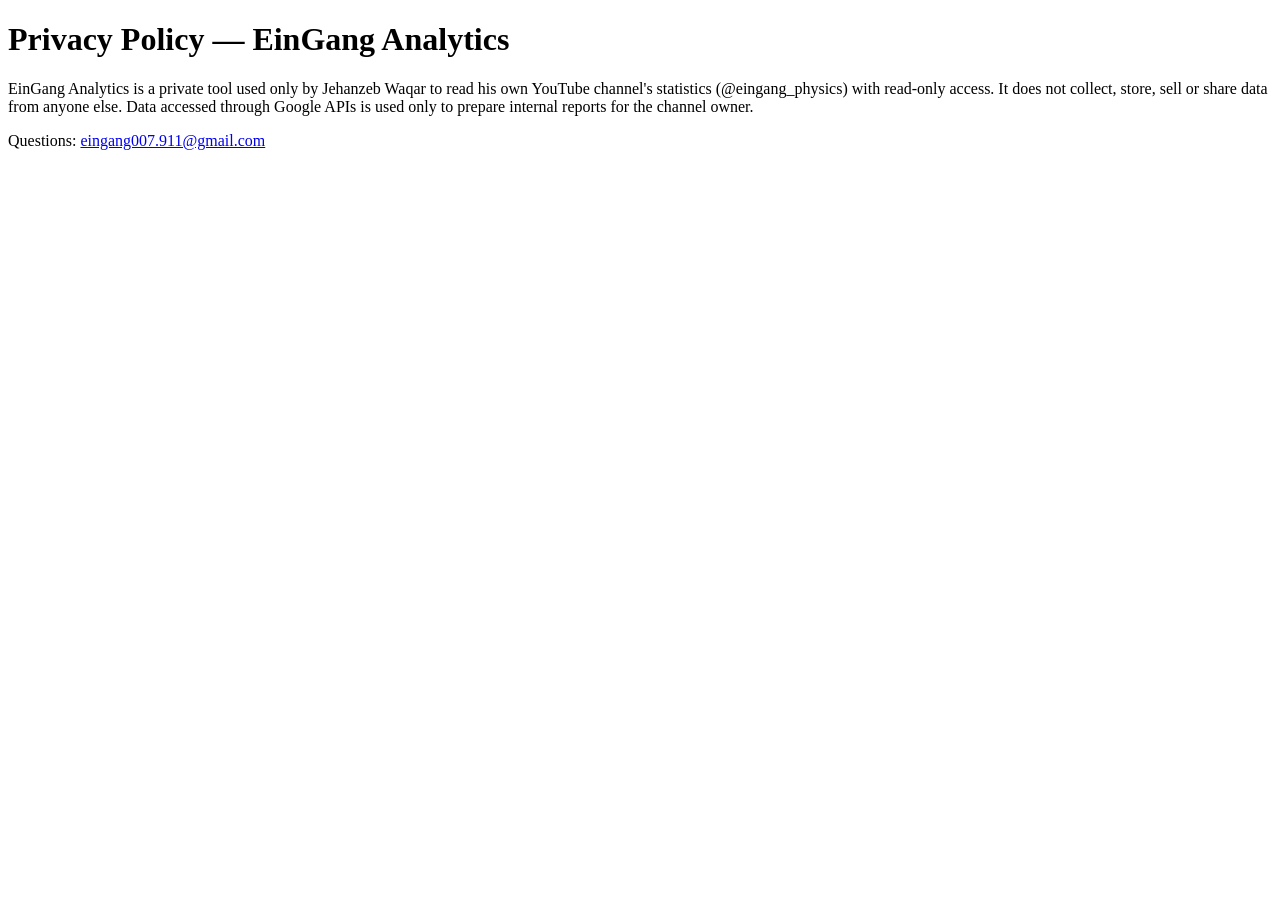
<file: privacy/index.html>
<!doctype html>
<html lang="en">
<head>
<meta charset="utf-8">
<meta name="viewport" content="width=device-width, initial-scale=1">
<title>Privacy Policy — EinGang Analytics</title>
</head>
<body>
<h1>Privacy Policy — EinGang Analytics</h1>
<p>EinGang Analytics is a private tool used only by Jehanzeb Waqar to read his own YouTube channel's statistics (@eingang_physics) with read-only access. It does not collect, store, sell or share data from anyone else. Data accessed through Google APIs is used only to prepare internal reports for the channel owner.</p>
<p>Questions: <a href="mailto:eingang007.911@gmail.com">eingang007.911@gmail.com</a></p>
</body>
</html>
</file>
<file: assets/style.css>
/* jehanzebwaqar.com — Direction B "Lab Notebook". Spec: Projects/Website/brand-strategy.md */
:root {
  --ink: #0F1420;
  --ink-2: #121828;
  --grid: #161D2D;
  --line: #262E40;
  --paper: #ECE7DC;
  --paper-page: #F4F0E6;
  --text-dim: #B4BBC9;
  --text-mute: #8E97AA;
  --pencil: #8FBBDD;
  --highlight: #E3B341;
  --neon-blue: #8FD3FF;
  --neon-gold: #FFC940;
  --serif: 'Newsreader', Georgia, serif;
  --mono: 'JetBrains Mono', ui-monospace, monospace;
  --hand: 'Caveat', cursive;
}

* { box-sizing: border-box; }
html { scroll-behavior: smooth; }
body {
  margin: 0;
  background: var(--ink);
  color: var(--paper);
  font-family: var(--serif);
  font-size: 19px;
  line-height: 1.6;
}
a { color: var(--highlight); }
a:hover { color: #F0CC70; }
:focus-visible { outline: 2px solid var(--highlight); outline-offset: 3px; }

.wrap { max-width: 1120px; margin: 0 auto; padding: 0 24px; }
.label { font-family: var(--mono); font-size: 13px; letter-spacing: 0.1em; text-transform: uppercase; color: var(--text-mute); }

/* Header */
.site-header {
  position: absolute; top: 0; left: 0; right: 0; z-index: 2;
  display: flex; justify-content: space-between; align-items: center; flex-wrap: wrap; gap: 12px;
  padding: 24px clamp(16px, 4vw, 40px);
}
.wordmark { font-size: 22px; font-weight: 500; font-style: italic; color: var(--paper); text-decoration: none; }
.wordmark:hover { color: var(--paper); }
.site-nav { display: flex; gap: clamp(16px, 3vw, 32px); font-family: var(--mono); font-size: 14px; }
.site-nav a { color: var(--text-dim); text-decoration: none; padding: 8px 0; }
.site-nav a:hover { color: var(--paper); }

/* Hero */
.hero {
  position: relative; overflow: hidden;
  min-height: 640px;
  display: flex; align-items: center; justify-content: center;
  background-color: var(--ink);
  background-image: linear-gradient(var(--grid) 1px, transparent 1px), linear-gradient(90deg, var(--grid) 1px, transparent 1px);
  background-size: 32px 32px;
}
.hero-art { position: absolute; top: 50%; left: 50%; width: 1280px; height: 720px; transform: translate(-50%, -50%); overflow: visible; }
.hero-copy {
  position: relative; z-index: 1;
  max-width: 640px; padding: 120px 24px 80px;
  display: flex; flex-direction: column; align-items: center; text-align: center; gap: 24px;
}
.hero-copy .eyebrow { font-family: var(--mono); font-size: 13px; color: var(--pencil); letter-spacing: 0.06em; }
.hero-copy h1 { margin: 0; font-size: clamp(40px, 6vw, 64px); line-height: 1.06; font-weight: 500; }
.hero-copy h1 em { color: var(--highlight); }
.hero-copy p { margin: 0; font-size: 20px; line-height: 1.55; color: var(--text-dim); max-width: 500px; }
.btn {
  display: inline-block; background: var(--highlight); color: var(--ink);
  padding: 14px 22px; border-radius: 6px; font-family: var(--mono); font-size: 15px; text-decoration: none;
}
.btn:hover { background: #F0CC70; color: var(--ink); }

/* Sections */
section { padding: clamp(64px, 10vw, 112px) 0; border-top: 1px solid var(--line); }
section h2 { margin: 8px 0 32px; font-size: clamp(32px, 4vw, 44px); font-weight: 500; line-height: 1.15; }
.lead { color: var(--text-dim); max-width: 640px; margin: 0 0 40px; }

.notebook-grid { display: grid; grid-template-columns: repeat(auto-fit, minmax(300px, 1fr)); gap: 24px; }
.entry {
  background: var(--paper-page); color: #1B2130; border-radius: 12px; padding: 32px;
  display: flex; flex-direction: column; gap: 12px;
}
.entry .tag { font-family: var(--mono); font-size: 13px; color: #6B5310; letter-spacing: 0.06em; }
.entry h3 { margin: 0; font-size: 28px; font-weight: 500; line-height: 1.2; }
.entry p { margin: 0; font-size: 18px; color: #333A48; }
.entry .soon { font-family: var(--mono); font-size: 14px; color: #1F5F8B; }
.entry-empty {
  border: 1px dashed var(--line); border-radius: 12px; padding: 32px;
  display: flex; align-items: center; justify-content: center; text-align: center;
  font-family: var(--hand); font-size: 28px; color: var(--pencil);
}

.about-grid { display: grid; grid-template-columns: minmax(0, 320px) minmax(0, 1fr); gap: clamp(32px, 6vw, 72px); align-items: start; }
.photo-placeholder {
  aspect-ratio: 4 / 5; border-radius: 12px; border: 1px solid var(--line);
  background-color: var(--ink-2);
  background-image: linear-gradient(var(--grid) 1px, transparent 1px), linear-gradient(90deg, var(--grid) 1px, transparent 1px);
  background-size: 24px 24px;
  display: flex; align-items: center; justify-content: center;
  font-size: 64px; font-style: italic; color: var(--text-mute);
}
.about-text p { margin: 0 0 20px; }
.facts { list-style: none; margin: 32px 0 0; padding: 0; display: grid; gap: 12px; font-family: var(--mono); font-size: 15px; color: var(--text-dim); }
.facts li::before { content: "→ "; color: var(--pencil); }

.links { display: flex; flex-wrap: wrap; gap: 16px; }
.links a {
  font-family: var(--mono); font-size: 15px; color: var(--paper); text-decoration: none;
  border: 1px solid var(--line); border-radius: 6px; padding: 12px 18px;
}
.links a:hover { border-color: var(--pencil); color: var(--paper); }

.site-footer { border-top: 1px solid var(--line); padding: 32px 0; font-family: var(--mono); font-size: 13px; color: var(--text-mute); }
.site-footer .wrap { display: flex; justify-content: space-between; flex-wrap: wrap; gap: 12px; }
.site-footer a { color: var(--text-mute); }

@media (max-width: 720px) {
  .about-grid { grid-template-columns: 1fr; }
  .photo-placeholder { max-width: 260px; }
}

/* Hero motion — Feynman diagrams (fd) draw in/out; ATLAS events (ev) grow in slow-mo */
.fd { opacity: 0; animation: fd-fade 14s ease-in-out infinite; }
.fd path { stroke-dasharray: 1; stroke-dashoffset: 1; animation: fd-draw 14s ease-in-out infinite; animation-delay: inherit; }
.fd circle, .fd polygon { opacity: 0; animation: fd-dot 14s ease-in-out infinite; animation-delay: inherit; }
@keyframes fd-fade { 0% { opacity: 0 } 6% { opacity: .85 } 68% { opacity: .85 } 86% { opacity: 0 } 100% { opacity: 0 } }
@keyframes fd-draw { 0% { stroke-dashoffset: 1 } 28% { stroke-dashoffset: 0 } 100% { stroke-dashoffset: 0 } }
@keyframes fd-dot { 0%, 22% { opacity: 0 } 30% { opacity: 1 } 100% { opacity: 1 } }
.ev { opacity: 0; animation: evs-fade 16s linear infinite; }
.ev path { stroke-dasharray: 1; stroke-dashoffset: 1; animation: evs-draw 16s cubic-bezier(.25,.55,.35,1) infinite; animation-delay: inherit; }
.ev circle { opacity: 0; animation: evs-dot 16s linear infinite; animation-delay: inherit; }
.ev polygon { opacity: 0; animation: evs-tower 16s ease-out infinite; animation-delay: inherit; }
@keyframes evs-fade { 0% { opacity: 0 } 2% { opacity: 1 } 72% { opacity: 1 } 90% { opacity: 0 } 100% { opacity: 0 } }
@keyframes evs-draw { 0% { stroke-dashoffset: 1 } 42% { stroke-dashoffset: 0 } 100% { stroke-dashoffset: 0 } }
@keyframes evs-dot { 0%, 4% { opacity: 0 } 38% { opacity: 1 } 100% { opacity: 1 } }
@keyframes evs-tower { 0%, 38% { opacity: 0 } 48% { opacity: 1 } 100% { opacity: 1 } }
@media (prefers-reduced-motion: reduce) {
  .fd, .ev, .fd path, .ev path, .fd circle, .fd polygon, .ev circle, .ev polygon { animation: none; opacity: .6; stroke-dashoffset: 0; }
}

/* Light sections — dark/light rhythm (cf. 3b1b, apple.com): hero dark, content on paper */
:root {
  --paper-bg: #F4F0E6;      /* Paper, page tone */
  --blue-bg: #DCE7F0;       /* Pencil Blue, light tint */
  --ink-text: #1B2130;
  --ink-dim: #3F4757;
  --ink-mute: #5E6675;
  --link-ink: #1F5F8B;
}
.sec-light { background: var(--paper-bg); color: var(--ink-text); border-top: 0; }
.sec-blue { background: var(--blue-bg); color: var(--ink-text); border-top: 0; }
.sec-light .label, .sec-blue .label { color: var(--ink-mute); }
.sec-light .lead, .sec-blue .lead { color: var(--ink-dim); }
.sec-light a, .sec-blue a { color: var(--link-ink); }
.sec-light .entry { background: #FCFAF5; border: 1px solid #E2DBCC; }
.sec-light .entry-empty { border-color: #CFC7B6; color: var(--link-ink); }
.sec-blue .links a { color: var(--ink-text); border-color: #A9BFD2; background: #E8F0F6; }
.sec-blue .links a:hover { border-color: var(--link-ink); color: var(--ink-text); }
.sec-light .photo-placeholder {
  background-color: #EAE4D7; border-color: #DCD4C4; color: #8A8270;
  background-image: linear-gradient(#DFD8C9 1px, transparent 1px), linear-gradient(90deg, #DFD8C9 1px, transparent 1px);
}
.sec-light .facts { color: var(--ink-dim); }
.sec-light .facts li::before { color: var(--link-ink); }
.sec-light :focus-visible, .sec-blue :focus-visible { outline-color: var(--link-ink); }

/* Theme toggle (light = default mixed rhythm; dark = all sections on ink, tonal steps) */
.theme-toggle {
  display: inline-flex; align-items: center; justify-content: center;
  width: 44px; height: 44px; padding: 0; border-radius: 50%;
  background: transparent; border: 1px solid transparent; color: var(--text-dim); cursor: pointer;
}
.theme-toggle:hover { color: var(--paper); border-color: var(--line); }
.theme-toggle svg { width: 20px; height: 20px; }
.theme-toggle .icon-sun { display: none; }
[data-theme="dark"] .theme-toggle .icon-sun { display: block; }
[data-theme="dark"] .theme-toggle .icon-moon { display: none; }
.header-right { display: flex; align-items: center; gap: clamp(8px, 2vw, 20px); }
.site-footer .theme-toggle { width: 40px; height: 40px; color: var(--text-mute); }
.footer-right { display: flex; align-items: center; gap: 16px; }

[data-theme="dark"] .sec-light { background: #121828; color: var(--paper); }
[data-theme="dark"] .sec-blue { background: #15203A; color: var(--paper); }
[data-theme="dark"] .sec-light .label, [data-theme="dark"] .sec-blue .label { color: var(--text-mute); }
[data-theme="dark"] .sec-light .lead, [data-theme="dark"] .sec-blue .lead { color: var(--text-dim); }
[data-theme="dark"] .sec-light a, [data-theme="dark"] .sec-blue a { color: var(--pencil); }
[data-theme="dark"] .sec-light .entry { background: #1A2133; border-color: #262E40; color: var(--paper); }
[data-theme="dark"] .entry .tag { color: var(--highlight); }
[data-theme="dark"] .entry p { color: var(--text-dim); }
[data-theme="dark"] .entry .soon { color: var(--pencil); }
[data-theme="dark"] .sec-light .entry-empty { border-color: #2B3448; color: var(--pencil); }
[data-theme="dark"] .sec-blue .links a { color: var(--paper); border-color: #2E3D5C; background: #1A2744; }
[data-theme="dark"] .sec-blue .links a:hover { border-color: var(--pencil); }
[data-theme="dark"] .sec-light .photo-placeholder {
  background-color: var(--ink-2); border-color: var(--line); color: var(--text-mute);
  background-image: linear-gradient(var(--grid) 1px, transparent 1px), linear-gradient(90deg, var(--grid) 1px, transparent 1px);
}
[data-theme="dark"] .sec-light .facts { color: var(--text-dim); }
[data-theme="dark"] .sec-light .facts li::before { color: var(--pencil); }
[data-theme="dark"] .sec-light :focus-visible, [data-theme="dark"] .sec-blue :focus-visible { outline-color: var(--highlight); }
.hero-copy h1.hero-line { font-size: clamp(30px, 4vw, 44px); line-height: 1.2; max-width: 620px; text-wrap: balance; }
.hero-edge { position: absolute; top: 0; width: 400px; height: 640px; overflow: visible; }
.hero-edge.left { left: 0; }
.hero-edge.right { right: 0; }

/* Phone hero: animation at near-full strength, soft radial glow behind the text (no card edges) */
@media (max-width: 720px) {
  .hero-art, .hero-edge { opacity: 0.9; }
  .hero-copy::before {
    content: ""; position: absolute; inset: 8% -25% 4%; z-index: -1; pointer-events: none;
    background: radial-gradient(ellipse at center, rgba(15, 20, 32, 0.94) 0%, rgba(15, 20, 32, 0.8) 42%, rgba(15, 20, 32, 0) 72%);
  }
}
</file>
